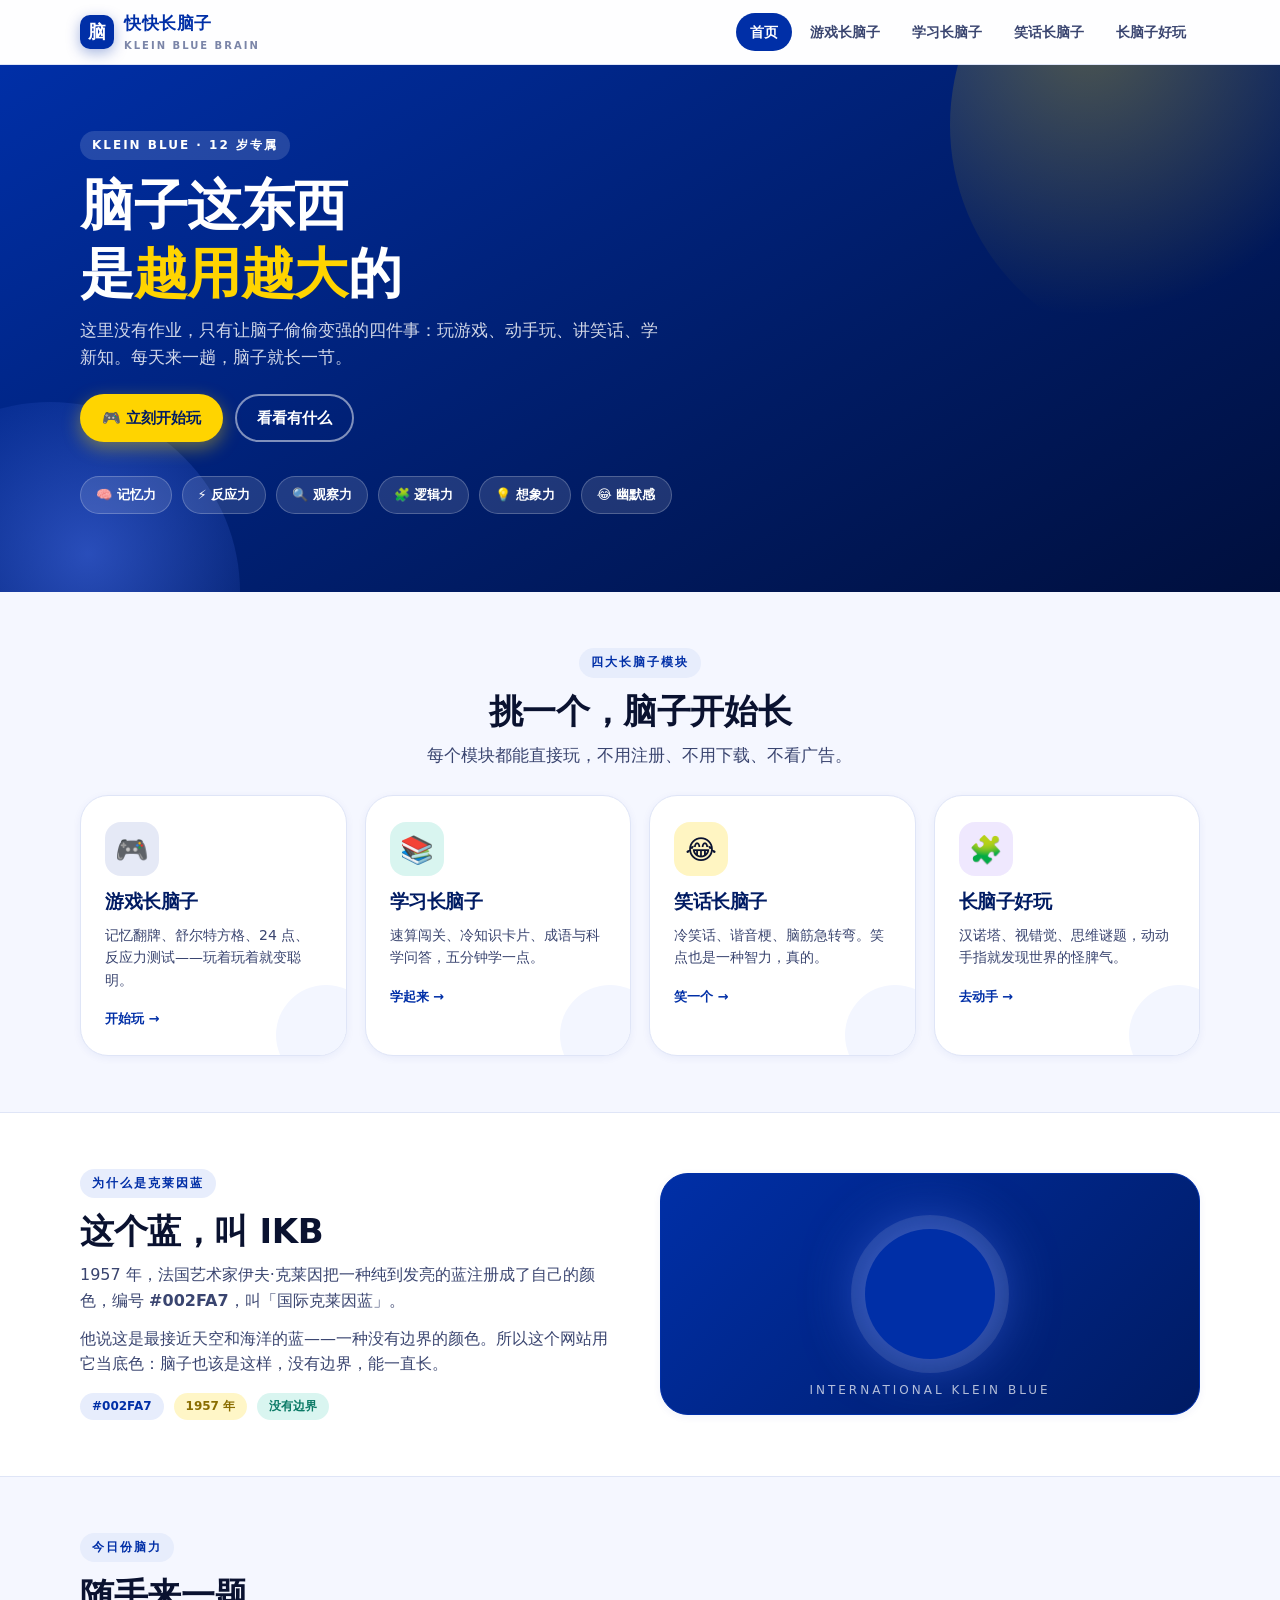
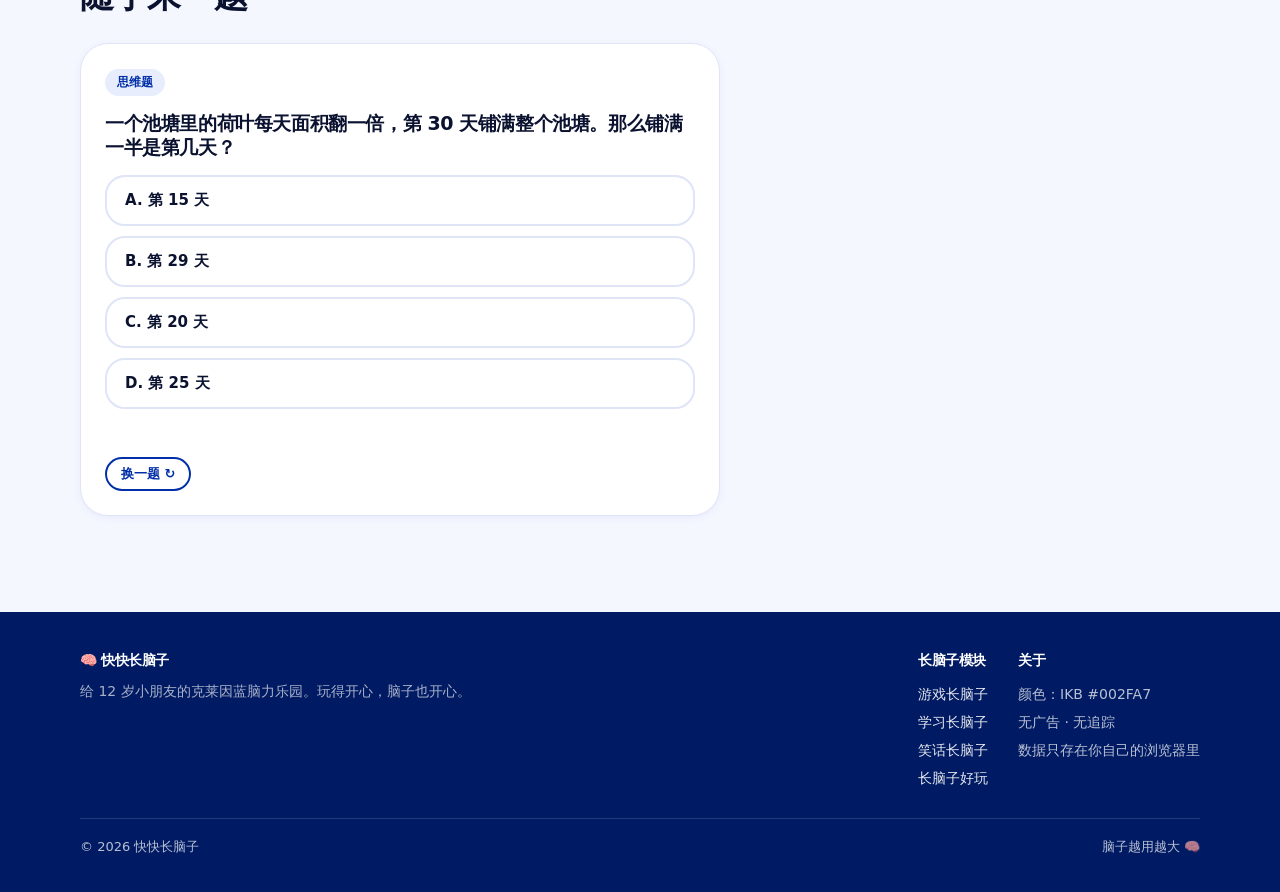
<file: index.html>
<!DOCTYPE html>
<html lang="zh-CN">
<head>
<meta charset="UTF-8">
<meta name="viewport" content="width=device-width, initial-scale=1">
<title>快快长脑子 · 让脑子每天多长一点</title>
<meta name="description" content="快快长脑子：给 12 岁小朋友的克莱因蓝脑力乐园。游戏长脑子、长脑子好玩、笑话长脑子、学习长脑子，四个模块每天陪你练。">
<meta name="theme-color" content="#002FA7">
<link rel="icon" href="data:image/svg+xml,<svg xmlns='http://www.w3.org/2000/svg' viewBox='0 0 100 100'><rect width='100' height='100' rx='24' fill='%23002FA7'/><text x='50' y='70' font-size='58' text-anchor='middle' fill='%23fff' font-family='sans-serif' font-weight='bold'>脑</text></svg>">
<link rel="stylesheet" href="assets/css/style.css">
</head>
<body>

<nav class="nav">
  <div class="wrap nav-in">
    <a class="logo" href="index.html">
      <span class="logo-mark">脑</span>
      <span class="logo-text">快快长脑子<small>KLEIN BLUE BRAIN</small></span>
    </a>
    <button class="nav-toggle" aria-label="菜单">☰</button>
    <div class="nav-links">
      <a href="index.html">首页</a>
      <a href="games.html">游戏长脑子</a>
      <a href="learn.html">学习长脑子</a>
      <a href="jokes.html">笑话长脑子</a>
      <a href="play.html">长脑子好玩</a>
    </div>
  </div>
</nav>

<header class="hero">
  <div class="wrap">
    <span class="eyebrow" style="background:rgba(255,255,255,.14);color:#fff">KLEIN BLUE · 12 岁专属</span>
    <h1>脑子这东西<br>是<em>越用越大</em>的</h1>
    <p>这里没有作业，只有让脑子偷偷变强的四件事：玩游戏、动手玩、讲笑话、学新知。每天来一趟，脑子就长一节。</p>
    <div class="hero-cta">
      <a class="btn sun" href="games.html">🎮 立刻开始玩</a>
      <a class="btn ghost" href="#modules" style="background:transparent;color:#fff;box-shadow:inset 0 0 0 2px rgba(255,255,255,.5)">看看有什么</a>
    </div>
    <div class="brain-bar">
      <span class="brain-chip">🧠 记忆力</span>
      <span class="brain-chip">⚡ 反应力</span>
      <span class="brain-chip">🔍 观察力</span>
      <span class="brain-chip">🧩 逻辑力</span>
      <span class="brain-chip">💡 想象力</span>
      <span class="brain-chip">😂 幽默感</span>
    </div>
  </div>
</header>

<section class="section" id="modules">
  <div class="wrap">
    <div class="section-head center">
      <span class="eyebrow">四大长脑子模块</span>
      <h2>挑一个，脑子开始长</h2>
      <p class="lead" style="margin-inline:auto">每个模块都能直接玩，不用注册、不用下载、不看广告。</p>
    </div>

    <div class="grid g4">
      <a class="mod" href="games.html">
        <div class="mod-icon" style="background:rgba(0,47,167,.10)">🎮</div>
        <h3>游戏长脑子</h3>
        <p>记忆翻牌、舒尔特方格、24 点、反应力测试——玩着玩着就变聪明。</p>
        <span class="mod-go">开始玩 →</span>
      </a>
      <a class="mod" href="learn.html">
        <div class="mod-icon" style="background:rgba(23,195,162,.16)">📚</div>
        <h3>学习长脑子</h3>
        <p>速算闯关、冷知识卡片、成语与科学问答，五分钟学一点。</p>
        <span class="mod-go">学起来 →</span>
      </a>
      <a class="mod" href="jokes.html">
        <div class="mod-icon" style="background:rgba(255,212,0,.24)">😂</div>
        <h3>笑话长脑子</h3>
        <p>冷笑话、谐音梗、脑筋急转弯。笑点也是一种智力，真的。</p>
        <span class="mod-go">笑一个 →</span>
      </a>
      <a class="mod" href="play.html">
        <div class="mod-icon" style="background:rgba(139,92,246,.14)">🧩</div>
        <h3>长脑子好玩</h3>
        <p>汉诺塔、视错觉、思维谜题，动动手指就发现世界的怪脾气。</p>
        <span class="mod-go">去动手 →</span>
      </a>
    </div>
  </div>
</section>

<section class="section" style="background:#fff;border-block:1px solid var(--line)">
  <div class="wrap">
    <div class="grid g2" style="align-items:center;gap:40px">
      <div>
        <span class="eyebrow">为什么是克莱因蓝</span>
        <h2>这个蓝，叫 IKB</h2>
        <p>1957 年，法国艺术家伊夫·克莱因把一种纯到发亮的蓝注册成了自己的颜色，编号 <b>#002FA7</b>，叫「国际克莱因蓝」。</p>
        <p>他说这是最接近天空和海洋的蓝——一种没有边界的颜色。所以这个网站用它当底色：脑子也该是这样，没有边界，能一直长。</p>
        <div class="row" style="justify-content:flex-start;margin-top:16px">
          <span class="pill blue">#002FA7</span>
          <span class="pill sun">1957 年</span>
          <span class="pill mint">没有边界</span>
        </div>
      </div>
      <div class="card" style="background:var(--klein);border-color:var(--klein);padding:0;overflow:hidden">
        <div style="height:240px;background:linear-gradient(135deg,#002FA7,#001B63);display:grid;place-items:center;position:relative">
          <div style="width:130px;height:130px;border-radius:50%;background:#002FA7;box-shadow:0 0 0 14px rgba(255,255,255,.10),0 0 60px rgba(75,114,240,.7)"></div>
          <div style="position:absolute;bottom:14px;left:0;right:0;text-align:center;color:rgba(255,255,255,.7);font-size:12px;letter-spacing:3px">INTERNATIONAL KLEIN BLUE</div>
        </div>
      </div>
    </div>
  </div>
</section>

<section class="section">
  <div class="wrap">
    <div class="section-head">
      <span class="eyebrow">今日份脑力</span>
      <h2>随手来一题</h2>
    </div>
    <div class="card" id="dailyBox" style="max-width:640px">
      <span class="pill blue" id="dailyTag">思维题</span>
      <h3 class="mt16" id="dailyQ">加载中…</h3>
      <div class="opts" id="dailyOpts"></div>
      <div class="feedback" id="dailyFb"></div>
      <button class="btn ghost sm mt8" id="dailyNext">换一题 ↻</button>
    </div>
  </div>
</section>

<footer class="foot">
  <div class="wrap">
    <div class="foot-grid">
      <div style="flex:1 1 240px">
        <h4>🧠 快快长脑子</h4>
        <p style="color:rgba(255,255,255,.66);font-size:14px;margin:0">给 12 岁小朋友的克莱因蓝脑力乐园。玩得开心，脑子也开心。</p>
      </div>
      <div>
        <h4>长脑子模块</h4>
        <ul>
          <li><a href="games.html">游戏长脑子</a></li>
          <li><a href="learn.html">学习长脑子</a></li>
          <li><a href="jokes.html">笑话长脑子</a></li>
          <li><a href="play.html">长脑子好玩</a></li>
    </ul>
      </div>
      <div>
        <h4>关于</h4>
        <ul>
          <li>颜色：IKB #002FA7</li>
          <li>无广告 · 无追踪</li>
          <li>数据只存在你自己的浏览器里</li>
        </ul>
      </div>
    </div>
    <div class="foot-bottom">
      <span>© 2026 快快长脑子</span>
      <span>脑子越用越大 🧠</span>
    </div>
  </div>
</footer>

<script src="assets/js/main.js"></script>
<script>
/* 首页每日一题 */
(function () {
  var QS = [
    { t: '思维题', q: '一个池塘里的荷叶每天面积翻一倍，第 30 天铺满整个池塘。那么铺满一半是第几天？', o: ['第 15 天', '第 29 天', '第 20 天', '第 25 天'], a: 1, why: '倒着想：第 30 天满，前一天就是一半，所以是第 29 天。翻倍增长的直觉常常骗人。' },
    { t: '观察题', q: '数一数：1, 11, 21, 1211, 111221, 下一个数是什么？', o: ['312211', '122112', '111222', '211213'], a: 0, why: '这是「外观数列」：读出上一行。111221 读作「三个1、两个2、一个1」→ 312211。' },
    { t: '逻辑题', q: '所有的猫都怕水，小黑怕水。那么小黑一定是猫吗？', o: ['一定是', '不一定', '一定不是', '无法判断猫怕不怕水'], a: 1, why: '猫都怕水，不代表怕水的都是猫。狗、老虎也可能怕水。这叫「逆命题不成立」。' },
    { t: '数学题', q: '一本书每页都要编页码，从 1 编到 100，一共要写多少个数字？', o: ['100 个', '192 个', '189 个', '200 个'], a: 1, why: '1-9 有 9 个数字，10-99 有 90×2=180 个，100 有 3 个，合计 9+180+3=192 个。' },
    { t: '脑筋急转弯', q: '什么东西越洗越脏？', o: ['袜子', '水', '毛巾', '手'], a: 1, why: '洗东西的水，越洗越脏。答案要跳出「被洗的物品」这个框。' },
    { t: '科学题', q: '为什么天空是蓝色的？', o: ['因为海是蓝的反射上去', '空气把蓝光散射得最厉害', '太阳光本身是蓝的', '因为大气层是蓝色玻璃'], a: 1, why: '瑞利散射：波长短的蓝光被空气分子散射得更强，所以我们抬头看到满天蓝光。' },
    { t: '思维题', q: '一根绳子烧完正好 1 小时（但粗细不均匀）。用两根这样的绳子，怎么量出 45 分钟？', o: ['对折烧一半', '第一根两头一起烧+第二根烧一头，第一根烧完再点第二根另一头', '烧完一根再数 15 分钟', '做不到'], a: 1, why: '第一根两头烧 30 分钟烧完，此时第二根已烧 30 分钟，再点它另一头，剩下部分 15 分钟烧完，共 45 分钟。' },
    { t: '数学题', q: '3 只猫 3 分钟抓 3 只老鼠，100 只猫抓 100 只老鼠要几分钟？', o: ['100 分钟', '3 分钟', '33 分钟', '1 分钟'], a: 1, why: '1 只猫 3 分钟抓 1 只，所以 100 只猫同时抓，还是 3 分钟。别被数字带跑。' }
  ];

  var box = document.getElementById('dailyOpts');
  var qEl = document.getElementById('dailyQ');
  var tEl = document.getElementById('dailyTag');
  var fb = document.getElementById('dailyFb');
  var idx = -1;

  function render() {
    var n;
    do { n = randInt(0, QS.length - 1); } while (n === idx && QS.length > 1);
    idx = n;
    var it = QS[idx];
    tEl.textContent = it.t;
    qEl.textContent = it.q;
    fb.textContent = ''; fb.className = 'feedback';
    box.innerHTML = '';
    it.o.forEach(function (text, i) {
      var b = document.createElement('button');
      b.className = 'opt';
      b.textContent = String.fromCharCode(65 + i) + '. ' + text;
      b.onclick = function () {
        box.querySelectorAll('.opt').forEach(function (x, j) {
          x.disabled = true;
          if (j === it.a) x.classList.add('right');
          else if (j === i) x.classList.add('wrong');
        });
        fb.className = 'feedback ' + (i === it.a ? 'ok' : 'no');
        fb.textContent = (i === it.a ? '✅ 答对了！' : '❌ 再想想 · ') + it.why;
      };
      box.appendChild(b);
    });
  }

  document.getElementById('dailyNext').onclick = render;
  render();
})();
</script>
</body>
</html>
</file>
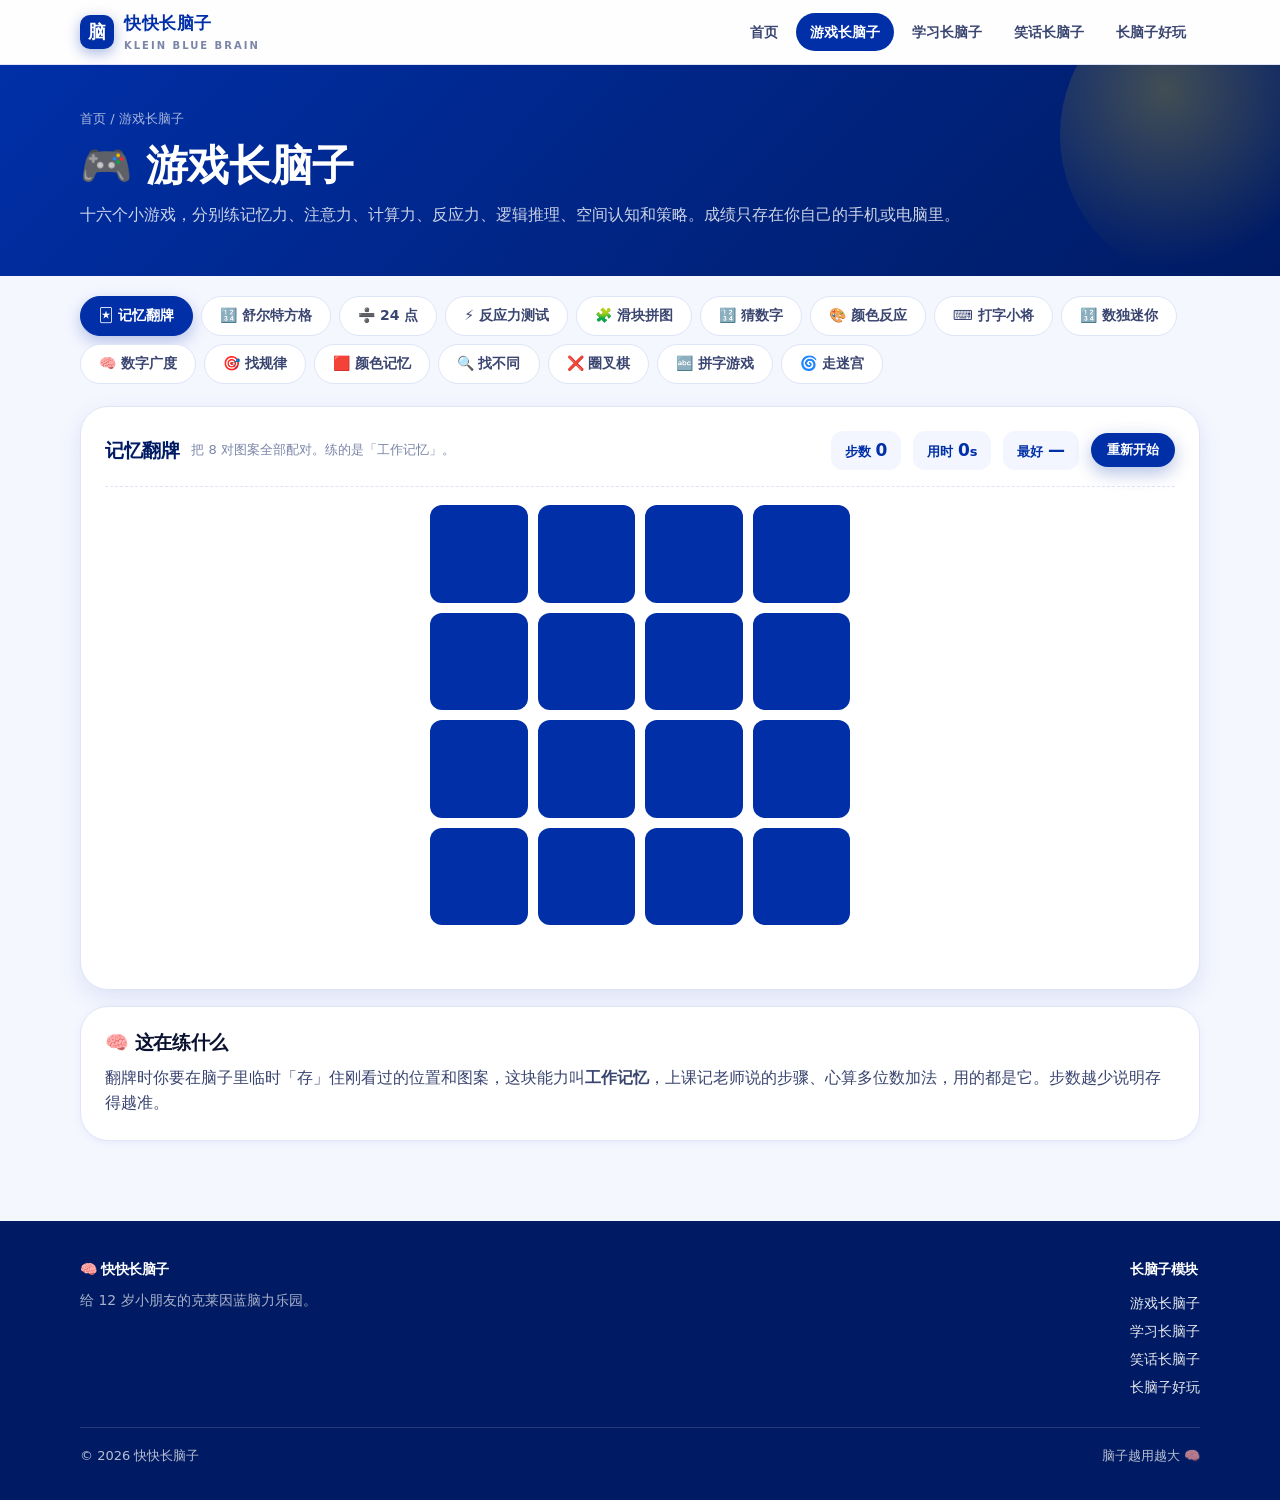
<file: games.html>
<!DOCTYPE html>
<html lang="zh-CN">
<head>
<meta charset="UTF-8">
<meta name="viewport" content="width=device-width, initial-scale=1">
<title>游戏长脑子 · 快快长脑子</title>
<meta name="description" content="记忆翻牌、舒尔特方格、24 点速算、反应力测试——四个能直接玩的脑力小游戏。">
<meta name="theme-color" content="#002FA7">
<link rel="icon" href="data:image/svg+xml,<svg xmlns='http://www.w3.org/2000/svg' viewBox='0 0 100 100'><rect width='100' height='100' rx='24' fill='%23002FA7'/><text x='50' y='70' font-size='58' text-anchor='middle' fill='%23fff' font-family='sans-serif' font-weight='bold'>脑</text></svg>">
<link rel="stylesheet" href="assets/css/style.css">
</head>
<body>

<nav class="nav">
  <div class="wrap nav-in">
    <a class="logo" href="index.html">
      <span class="logo-mark">脑</span>
      <span class="logo-text">快快长脑子<small>KLEIN BLUE BRAIN</small></span>
    </a>
    <button class="nav-toggle" aria-label="菜单">☰</button>
    <div class="nav-links">
      <a href="index.html">首页</a>
      <a href="games.html">游戏长脑子</a>
      <a href="learn.html">学习长脑子</a>
      <a href="jokes.html">笑话长脑子</a>
      <a href="play.html">长脑子好玩</a>
    </div>
  </div>
</nav>

<header class="phead">
  <div class="wrap">
    <div class="crumb"><a href="index.html">首页</a> / 游戏长脑子</div>
    <h1>🎮 游戏长脑子</h1>
    <p>十六个小游戏，分别练记忆力、注意力、计算力、反应力、逻辑推理、空间认知和策略。成绩只存在你自己的手机或电脑里。</p>
  </div>
</header>

<div class="wrap" data-tabs>
  <div class="tabs">
    <button class="tab on" data-target="g-memo">🃏 记忆翻牌</button>
    <button class="tab" data-target="g-schulte">🔢 舒尔特方格</button>
    <button class="tab" data-target="g-24">➗ 24 点</button>
    <button class="tab" data-target="g-react">⚡ 反应力测试</button>
    <button class="tab" data-target="g-slide">🧩 滑块拼图</button>
    <button class="tab" data-target="g-guess">🔢 猜数字</button>
    <button class="tab" data-target="g-stroop">🎨 颜色反应</button>
    <button class="tab" data-target="g-type">⌨️ 打字小将</button>
    <button class="tab" data-target="g-sudoku">🔢 数独迷你</button>
    <button class="tab" data-target="g-span">🧠 数字广度</button>
    <button class="tab" data-target="g-seq">🎯 找规律</button>
    <button class="tab" data-target="g-simon">🟥 颜色记忆</button>
    <button class="tab" data-target="g-diff">🔍 找不同</button>
    <button class="tab" data-target="g-ttt">❌ 圈叉棋</button>
    <button class="tab" data-target="g-word">🔤 拼字游戏</button>
    <button class="tab" data-target="g-maze">🌀 走迷宫</button>
  </div>

  <!-- 记忆翻牌 -->
  <section class="panel on" id="g-memo">
    <div class="game-box">
      <div class="game-top">
        <h3>记忆翻牌</h3>
        <span class="hint">把 8 对图案全部配对。练的是「工作记忆」。</span>
        <span class="spacer"></span>
        <span class="stat">步数 <b id="memoSteps">0</b></span>
        <span class="stat">用时 <b id="memoTime">0</b>s</span>
        <span class="stat">最好 <b id="memoBest">—</b></span>
        <button class="btn sm" id="memoNew">重新开始</button>
      </div>
      <div class="memo-grid" id="memoGrid"></div>
      <div class="feedback center" id="memoFb"></div>
    </div>
    <div class="card mt16">
      <h3>🧠 这在练什么</h3>
      <p style="margin:0">翻牌时你要在脑子里临时「存」住刚看过的位置和图案，这块能力叫<b>工作记忆</b>，上课记老师说的步骤、心算多位数加法，用的都是它。步数越少说明存得越准。</p>
    </div>
  </section>

  <!-- 舒尔特方格 -->
  <section class="panel" id="g-schulte">
    <div class="game-box">
      <div class="game-top">
        <h3>舒尔特方格</h3>
        <span class="hint">从 1 按顺序点到最后一个数字，越快越好。</span>
        <span class="spacer"></span>
        <span class="stat">下一个 <b id="scNext">1</b></span>
        <span class="stat">用时 <b id="scTime">0.0</b>s</span>
        <span class="stat">最好 <b id="scBest">—</b></span>
        <select id="scSize" class="btn ghost sm" style="padding:8px 14px">
          <option value="3">3 × 3 简单</option>
          <option value="4" selected>4 × 4 普通</option>
          <option value="5">5 × 5 困难</option>
          <option value="6">6 × 6 地狱</option>
        </select>
        <button class="btn sm" id="scNew">重新开始</button>
      </div>
      <div class="schulte" id="scGrid"></div>
      <div class="feedback center" id="scFb"></div>
    </div>
    <div class="card mt16">
      <h3>🧠 这在练什么</h3>
      <p style="margin:0">这是飞行员和宇航员用来测<b>注意力广度</b>的经典训练。诀窍是眼睛盯住方格中心不动，用「余光」去找数字——练久了看书一眼能扫到的字会变多。</p>
    </div>
  </section>

  <!-- 24点 -->
  <section class="panel" id="g-24">
    <div class="game-box">
      <div class="game-top">
        <h3>24 点</h3>
        <span class="hint">用四个数字各一次，加减乘除算出 24。</span>
        <span class="spacer"></span>
        <span class="stat">已解 <b id="p24Score">0</b></span>
        <span class="stat">连对 <b id="p24Streak">0</b></span>
        <button class="btn sm" id="p24New">换一组</button>
      </div>
      <div class="num-row" id="p24Nums"></div>
      <div class="center">
        <input class="answer-input" id="p24Input" placeholder="例如：(3+3)*(8-4)  然后回车" autocomplete="off">
        <div class="row mt16">
          <button class="btn sm" id="p24Check">检查答案</button>
          <button class="btn ghost sm" id="p24Show">看看怎么算</button>
        </div>
        <div class="feedback" id="p24Fb"></div>
      </div>
    </div>
    <div class="card mt16">
      <h3>🧠 这在练什么</h3>
      <p style="margin:0">24 点逼你在脑子里同时试好几条路——这叫<b>心算 + 搜索能力</b>。小技巧：先想能不能凑出 <code>4×6</code>、<code>3×8</code>、<code>12×2</code>、<code>24+0</code>，命中率一下子就高了。</p>
    </div>
  </section>

  <!-- 反应力 -->
  <section class="panel" id="g-react">
    <div class="game-box">
      <div class="game-top">
        <h3>反应力测试</h3>
        <span class="hint">变绿的瞬间点一下，测你的神经有多快。</span>
        <span class="spacer"></span>
        <span class="stat">本次 <b id="rtNow">—</b></span>
        <span class="stat">最快 <b id="rtBest">—</b></span>
        <span class="stat">平均 <b id="rtAvg">—</b></span>
      </div>
      <div class="react-pad" id="rtPad">点这里开始</div>
      <div class="feedback center" id="rtFb"></div>
    </div>
    <div class="card mt16">
      <h3>🧠 这在练什么</h3>
      <p style="margin:0">从眼睛看到绿色，到手指按下去，信号要跑完「视网膜 → 大脑 → 脊髓 → 手指」一整圈。人类平均约 <b>250 毫秒</b>，运动员能到 <b>180 毫秒</b>。低于 100ms 基本是抢跑，不算数。</p>
    </div>
  </section>

  <!-- 滑块拼图 -->
  <section class="panel" id="g-slide">
    <div class="game-box">
      <div class="game-top">
        <h3>滑块拼图</h3>
        <span class="hint">把数字按 1 → 8 排好，空格归位。练空间逻辑。</span>
        <span class="spacer"></span>
        <span class="stat">步数 <b id="slSteps">0</b></span>
        <span class="stat">用时 <b id="slTime">0</b>s</span>
        <span class="stat">最好 <b id="slBest">—</b></span>
        <button class="btn sm" id="slNew">重新开始</button>
      </div>
      <div class="slide-grid" id="slGrid"></div>
      <div class="feedback center" id="slFb"></div>
    </div>
    <div class="card mt16">
      <h3>🧠 这在练什么</h3>
      <p style="margin:0">这是经典「15 数码」问题的迷你版。每一步你都得在脑子里预演「挪这块会不会堵路」，这叫<b>计划与空间推理</b>，解几何题、拼乐高、走迷宫都靠它。</p>
    </div>
  </section>

  <!-- 猜数字 -->
  <section class="panel" id="g-guess">
    <div class="game-box">
      <div class="game-top">
        <h3>猜数字</h3>
        <span class="hint">我心里想了 1–100 里的一个数，用二分法最快 7 次就能中。</span>
        <span class="spacer"></span>
        <span class="stat">次数 <b id="gsTries">0</b></span>
        <span class="stat">范围 <b id="gsRange">1-100</b></span>
        <span class="stat">最少 <b id="gsBest">—</b></span>
        <button class="btn sm" id="gsNew">重新开始</button>
      </div>
      <div class="center">
        <input class="answer-input" id="gsInput" type="number" placeholder="输入你猜的数，回车提交" autocomplete="off">
        <div class="row mt16">
          <button class="btn sm" id="gsGo">猜！</button>
        </div>
        <div class="feedback" id="gsFb"></div>
      </div>
    </div>
    <div class="card mt16">
      <h3>🧠 这在练什么</h3>
      <p style="margin:0">它偷偷在练<b>二分查找</b>——每次都猜中间值，把范围砍掉一半。计算机在海量数据里找东西也用这招，7 次就能从 100 个数里锁定 1 个。</p>
    </div>
  </section>

  <!-- 颜色反应 -->
  <section class="panel" id="g-stroop">
    <div class="game-box">
      <div class="game-top">
        <h3>颜色反应</h3>
        <span class="hint">点下面和「字本身的颜色」一致的按钮，别被字义骗了！</span>
        <span class="spacer"></span>
        <span class="stat">第 <b id="stNo">1</b>/12 题</span>
        <span class="stat">对 <b id="stRight">0</b></span>
        <span class="stat">最好 <b id="stBest">—</b></span>
        <span class="stat">用时 <b id="stTime">0.0</b>s</span>
        <button class="btn sm" id="stNew">重新开始</button>
      </div>
      <div class="stroop-word" id="stWord">红</div>
      <div class="stroop-btns" id="stBtns"></div>
      <div class="feedback center" id="stFb"></div>
    </div>
    <div class="card mt16">
      <h3>🧠 这在练什么</h3>
      <p style="margin:0">这叫<b>斯特鲁普效应</b>：大脑读字义比辨颜色快，所以「红」字用蓝字写出来时你会本能想点蓝。压制这个本能就是练<b>专注力与自控</b>——很多飞行员、空管都拿它做训练。</p>
    </div>
  </section>

  <!-- 打字小将 -->
  <section class="panel" id="g-type">
    <div class="game-box">
      <div class="game-top">
        <h3>打字小将</h3>
        <span class="hint">照着下面的大字，准确地打出来再回车，越快越准越好。</span>
        <span class="spacer"></span>
        <span class="stat">第 <b id="tyNo">0</b>/10 词</span>
        <span class="stat">用时 <b id="tyTime">0.0</b>s</span>
        <span class="stat">最快 <b id="tyBest">—</b> WPM</span>
        <button class="btn sm" id="tyNew">重新开始</button>
      </div>
      <div class="type-target" id="tyTarget">点「重新开始」开始</div>
      <div class="center">
        <input class="answer-input" id="tyInput" placeholder="在这里打字，回车提交" autocomplete="off">
        <div class="feedback" id="tyFb"></div>
      </div>
    </div>
    <div class="card mt16">
      <h3>🧠 这在练什么</h3>
      <p style="margin:0">打字把「看到的字 → 手指动作」连成一条自动化的神经通路。练熟后写作文、查资料手速都更快，是把想法「搬」出大脑的基本功。</p>
    </div>
  </section>

  <!-- 数独迷你 -->
  <section class="panel" id="g-sudoku">
    <div class="game-box">
      <div class="game-top">
        <h3>数独迷你</h3>
        <span class="hint">4×4 数独：每行、每列、每个田字格都要有 1–4。</span>
        <span class="spacer"></span>
        <span class="stat">用时 <b id="suTime">0</b>s</span>
        <span class="stat">最好 <b id="suBest">—</b></span>
        <button class="btn sm" id="suNew">换一题</button>
      </div>
      <div class="center">
        <div class="sudoku" id="suGrid"></div>
        <div class="num-pad mt16" id="suPad"></div>
        <div class="feedback center" id="suFb"></div>
      </div>
    </div>
    <div class="card mt16">
      <h3>🧠 这在练什么</h3>
      <p style="margin:0">数独逼你同时盯住「行、列、田字格」三种约束，是经典的<b>逻辑推理与工作记忆训练</b>。先找唯一能填的位置，比乱猜快得多。</p>
    </div>
  </section>

  <!-- 数字广度 -->
  <section class="panel" id="g-span">
    <div class="game-box">
      <div class="game-top">
        <h3>数字广度</h3>
        <span class="hint">记住闪现的一串数字，按顺序复述。越长越厉害。</span>
        <span class="spacer"></span>
        <span class="stat">当前长度 <b id="spLen">3</b></span>
        <span class="stat">最高 <b id="spBest">—</b></span>
        <button class="btn sm" id="spNew">开始</button>
      </div>
      <div class="center">
        <div class="span-display" id="spShow">点「开始」</div>
        <div id="spInputWrap" style="display:none">
          <input class="answer-input" id="spInput" placeholder="按顺序输入，如 3 8 1" autocomplete="off">
          <button class="btn sm mt16" id="spSubmit">提交</button>
        </div>
        <div class="feedback center" id="spFb"></div>
      </div>
    </div>
    <div class="card mt16">
      <h3>🧠 这在练什么</h3>
      <p style="margin:0">这叫<b>数字广度测试</b>，心理学家用它衡量工作记忆容量。普通人短时能记 7 个左右，专业棋手、翻译能更长——它是可以练出来的。</p>
    </div>
  </section>

  <!-- 找规律 -->
  <section class="panel" id="g-seq">
    <div class="game-box">
      <div class="game-top">
        <h3>找规律</h3>
        <span class="hint">看前几个数，猜下一个数是什么。</span>
        <span class="spacer"></span>
        <span class="stat">答对 <b id="sqRight">0</b></span>
        <span class="stat">连对 <b id="sqStreak">0</b></span>
        <button class="btn sm" id="sqNew">换一题</button>
      </div>
      <div class="center">
        <div class="seq-row" id="sqRow"></div>
        <div class="row mt16" id="sqOpts"></div>
        <div class="feedback center" id="sqFb"></div>
      </div>
    </div>
    <div class="card mt16">
      <h3>🧠 这在练什么</h3>
      <p style="margin:0">找规律是<b>归纳推理</b>——从有限的例子里猜出隐藏规则。数学公式、编程算法、科学发现，第一步都是「找规律」。</p>
    </div>
  </section>

  <!-- 颜色记忆 -->
  <section class="panel" id="g-simon">
    <div class="game-box">
      <div class="game-top">
        <h3>颜色记忆</h3>
        <span class="hint">看好亮起的顺序，照着点出来。每过一关多一个。</span>
        <span class="spacer"></span>
        <span class="stat">长度 <b id="smLen">0</b></span>
        <span class="stat">最高 <b id="smBest">—</b></span>
        <button class="btn sm" id="smNew">开始</button>
      </div>
      <div class="center">
        <div class="simon" id="smBoard">
          <button class="simon-pad" data-c="0" style="background:#FF5A5F"></button>
          <button class="simon-pad" data-c="1" style="background:#FFD400"></button>
          <button class="simon-pad" data-c="2" style="background:#002FA7"></button>
          <button class="simon-pad" data-c="3" style="background:#17C3A2"></button>
        </div>
        <div class="feedback center" id="smFb">点「开始」</div>
      </div>
    </div>
    <div class="card mt16">
      <h3>🧠 这在练什么</h3>
      <p style="margin:0">这是经典的<b>序列记忆</b>训练。把颜色顺序存进大脑再原样「播放」出来，是工作记忆的硬核锻炼，音乐家、演员天天都在用。</p>
    </div>
  </section>

  <!-- 找不同 -->
  <section class="panel" id="g-diff">
    <div class="game-box">
      <div class="game-top">
        <h3>找不同</h3>
        <span class="hint">右边那幅图里藏了一个不一样的小格子，点出来！</span>
        <span class="spacer"></span>
        <span class="stat">找到 <b id="dfFound">0</b></span>
        <span class="stat">最好 <b id="dfBest">—</b></span>
        <button class="btn sm" id="dfNew">换一张</button>
      </div>
      <div class="center">
        <div class="diff-wrap">
          <div class="diff-grid" id="dfLeft"></div>
          <div class="diff-grid" id="dfRight"></div>
        </div>
        <div class="feedback center" id="dfFb">点右边那幅里不对劲的格子</div>
      </div>
    </div>
    <div class="card mt16">
      <h3>🧠 这在练什么</h3>
      <p style="margin:0">找不同逼你<b>快速比对细节</b>，是视觉注意力与观察力的直接训练。侦察兵、质检员、读图找错题，靠的都是这双眼睛。</p>
    </div>
  </section>

  <!-- 圈叉棋 -->
  <section class="panel" id="g-ttt">
    <div class="game-box">
      <div class="game-top">
        <h3>圈叉棋</h3>
        <span class="hint">你执 ✕，电脑执 ○。连成一条线就赢。</span>
        <span class="spacer"></span>
        <span class="stat">胜 <b id="ttWin">0</b></span>
        <span class="stat">负 <b id="ttLose">0</b></span>
        <button class="btn sm" id="ttNew">重新开始</button>
      </div>
      <div class="center">
        <div class="ttt" id="ttBoard"></div>
        <div class="feedback center" id="ttFb">你先走 ✕</div>
      </div>
    </div>
    <div class="card mt16">
      <h3>🧠 这在练什么</h3>
      <p style="margin:0">圈叉棋是<b>博弈与策略</b>的入门。要赢，得站在对手角度想「他下一步会怎么堵我」——这叫二阶思维，下棋、谈判、做计划都用得上。</p>
    </div>
  </section>

  <!-- 拼字游戏 -->
  <section class="panel" id="g-word">
    <div class="game-box">
      <div class="game-top">
        <h3>拼字游戏</h3>
        <span class="hint">字母被打乱了，把它拼回正确的英文单词。</span>
        <span class="spacer"></span>
        <span class="stat">答对 <b id="wdRight">0</b></span>
        <span class="stat">连对 <b id="wdStreak">0</b></span>
        <button class="btn sm" id="wdNew">换一个</button>
      </div>
      <div class="center">
        <div class="scramble" id="wdScramble"></div>
        <input class="answer-input" id="wdInput" placeholder="拼出正确单词，回车提交" autocomplete="off">
        <div class="feedback center" id="wdFb"></div>
      </div>
    </div>
    <div class="card mt16">
      <h3>🧠 这在练什么</h3>
      <p style="margin:0">拼字要把字母在脑子里重新排列组合，练的是<b>字母知觉与拼写记忆</b>，对记英语单词特别有帮助——很多英语好的孩子都爱玩这个。</p>
    </div>
  </section>

  <!-- 走迷宫 -->
  <section class="panel" id="g-maze">
    <div class="game-box">
      <div class="game-top">
        <h3>走迷宫</h3>
        <span class="hint">用方向键或点相邻格子，从 🚩 走到 🏁。</span>
        <span class="spacer"></span>
        <span class="stat">步数 <b id="mzSteps">0</b></span>
        <span class="stat">最好 <b id="mzBest">—</b></span>
        <button class="btn sm" id="mzNew">换一张</button>
      </div>
      <div class="center">
        <div class="maze" id="mzBoard"></div>
        <div class="feedback center" id="mzFb">走到右下角的 🏁</div>
      </div>
    </div>
    <div class="card mt16">
      <h3>🧠 这在练什么</h3>
      <p style="margin:0">走迷宫要边走边在心里画「地图」，是<b>空间认知与规划</b>训练，也练抗挫折——走错路很正常，退回来再试就是了。</p>
    </div>
  </section>
</div>

<div style="height:40px"></div>

<footer class="foot">
  <div class="wrap">
    <div class="foot-grid">
      <div style="flex:1 1 240px">
        <h4>🧠 快快长脑子</h4>
        <p style="color:rgba(255,255,255,.66);font-size:14px;margin:0">给 12 岁小朋友的克莱因蓝脑力乐园。</p>
      </div>
      <div>
        <h4>长脑子模块</h4>
        <ul>
          <li><a href="games.html">游戏长脑子</a></li>
          <li><a href="learn.html">学习长脑子</a></li>
          <li><a href="jokes.html">笑话长脑子</a></li>
          <li><a href="play.html">长脑子好玩</a></li>
    </ul>
      </div>
    </div>
    <div class="foot-bottom"><span>© 2026 快快长脑子</span><span>脑子越用越大 🧠</span></div>
  </div>
</footer>

<script src="assets/js/main.js"></script>
<script src="assets/js/games.js"></script>
</body>
</html>
</file>
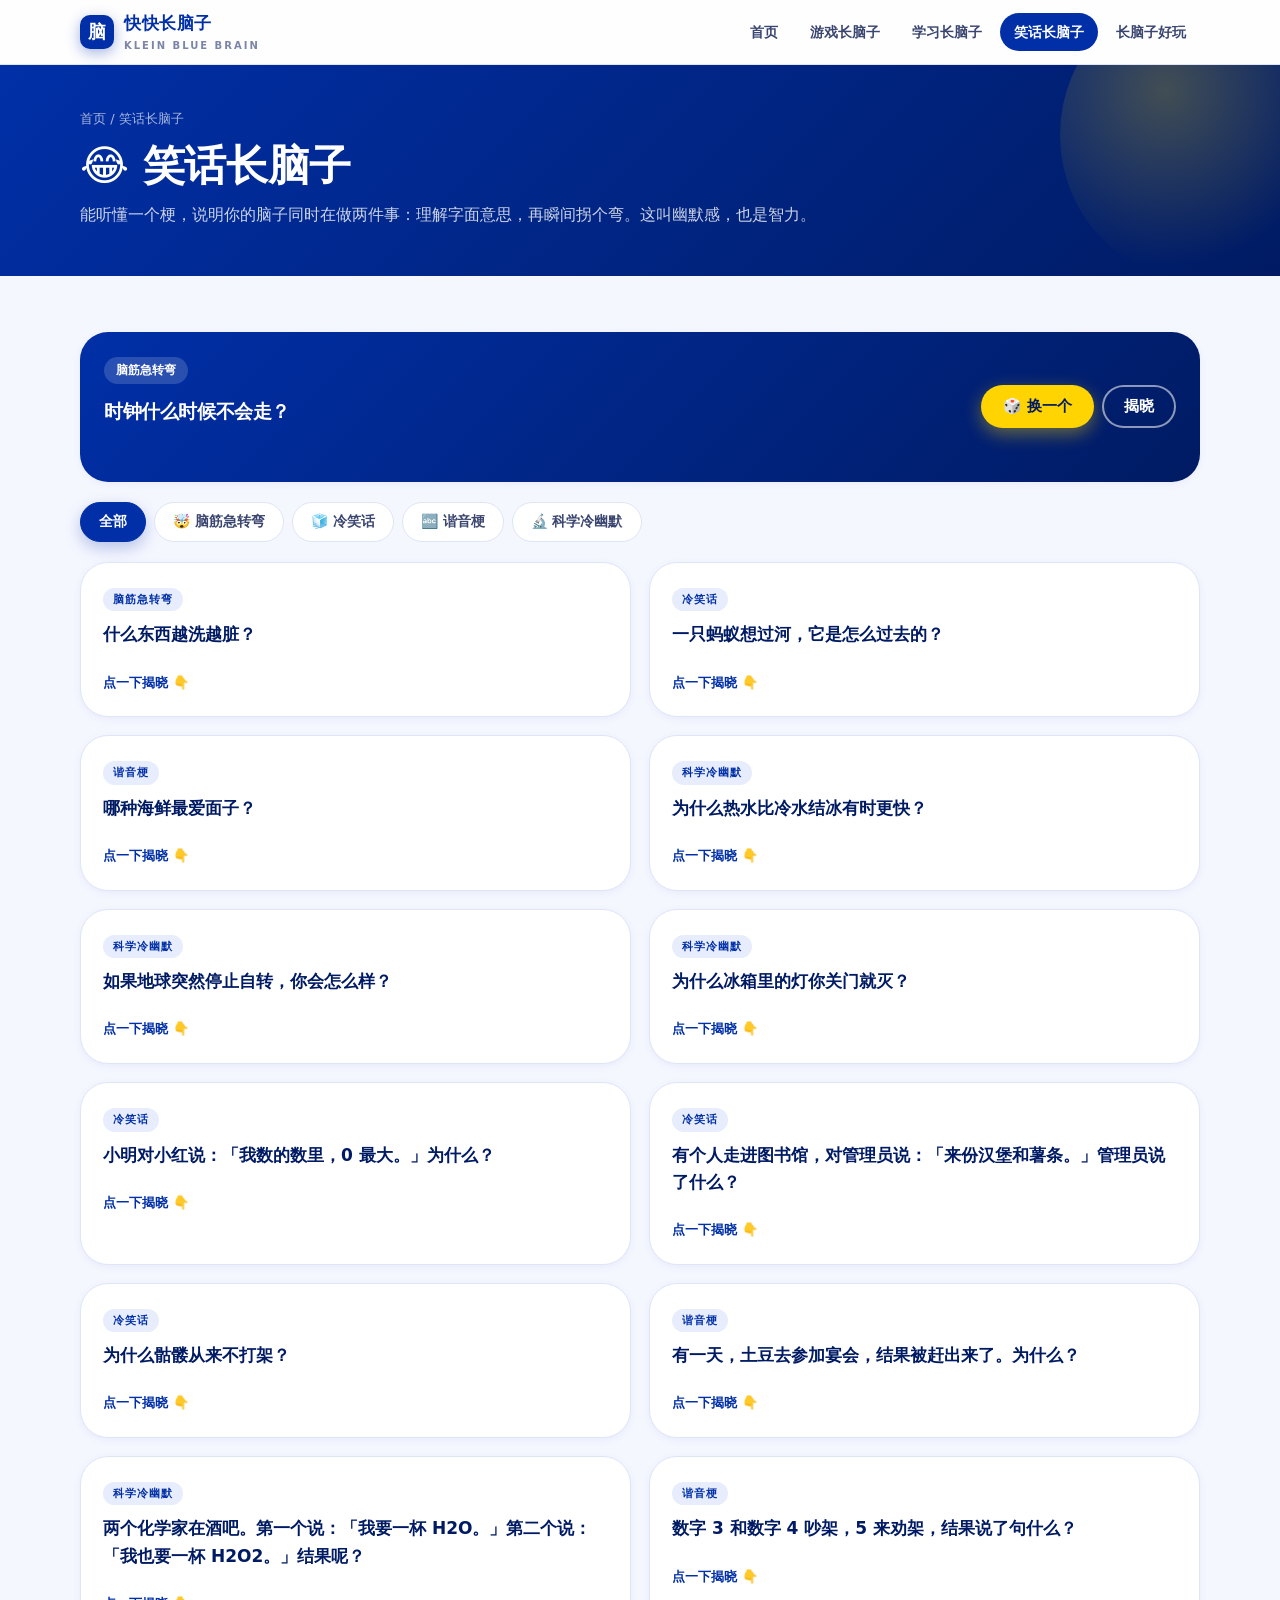
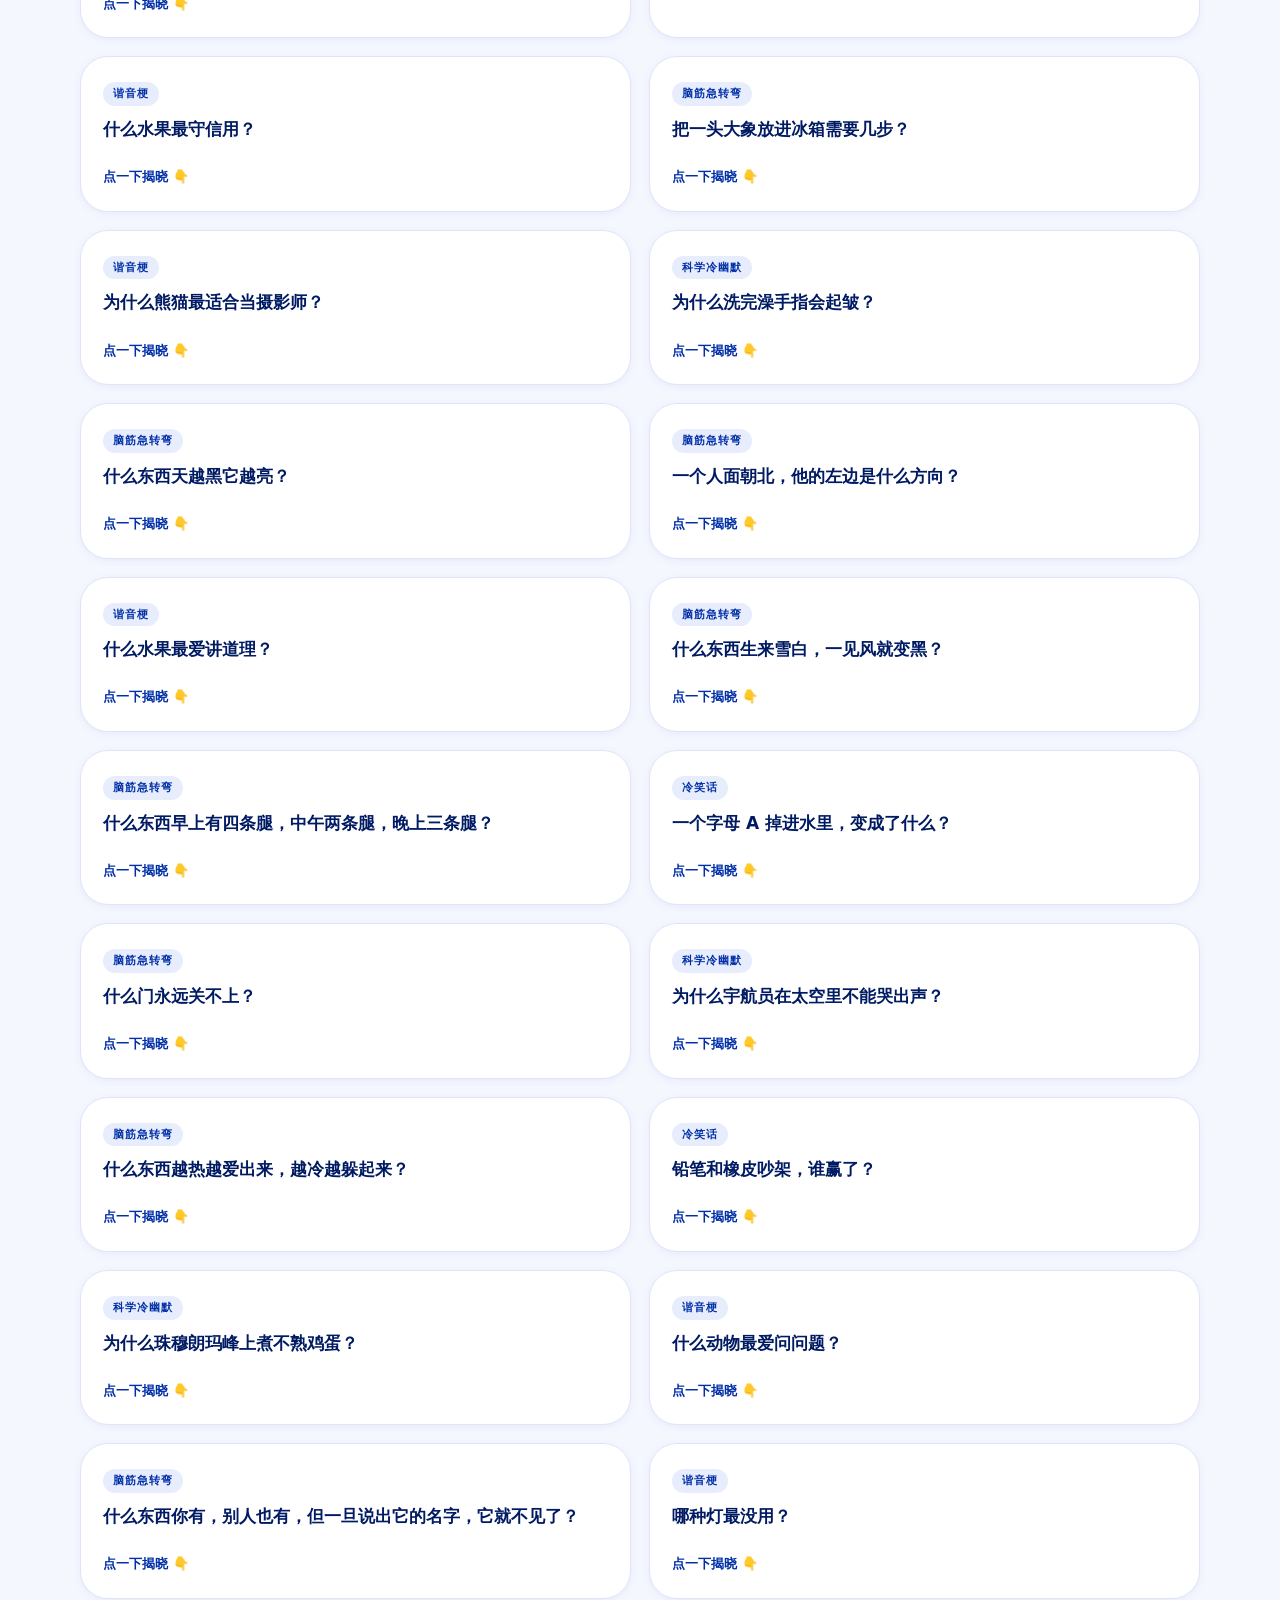
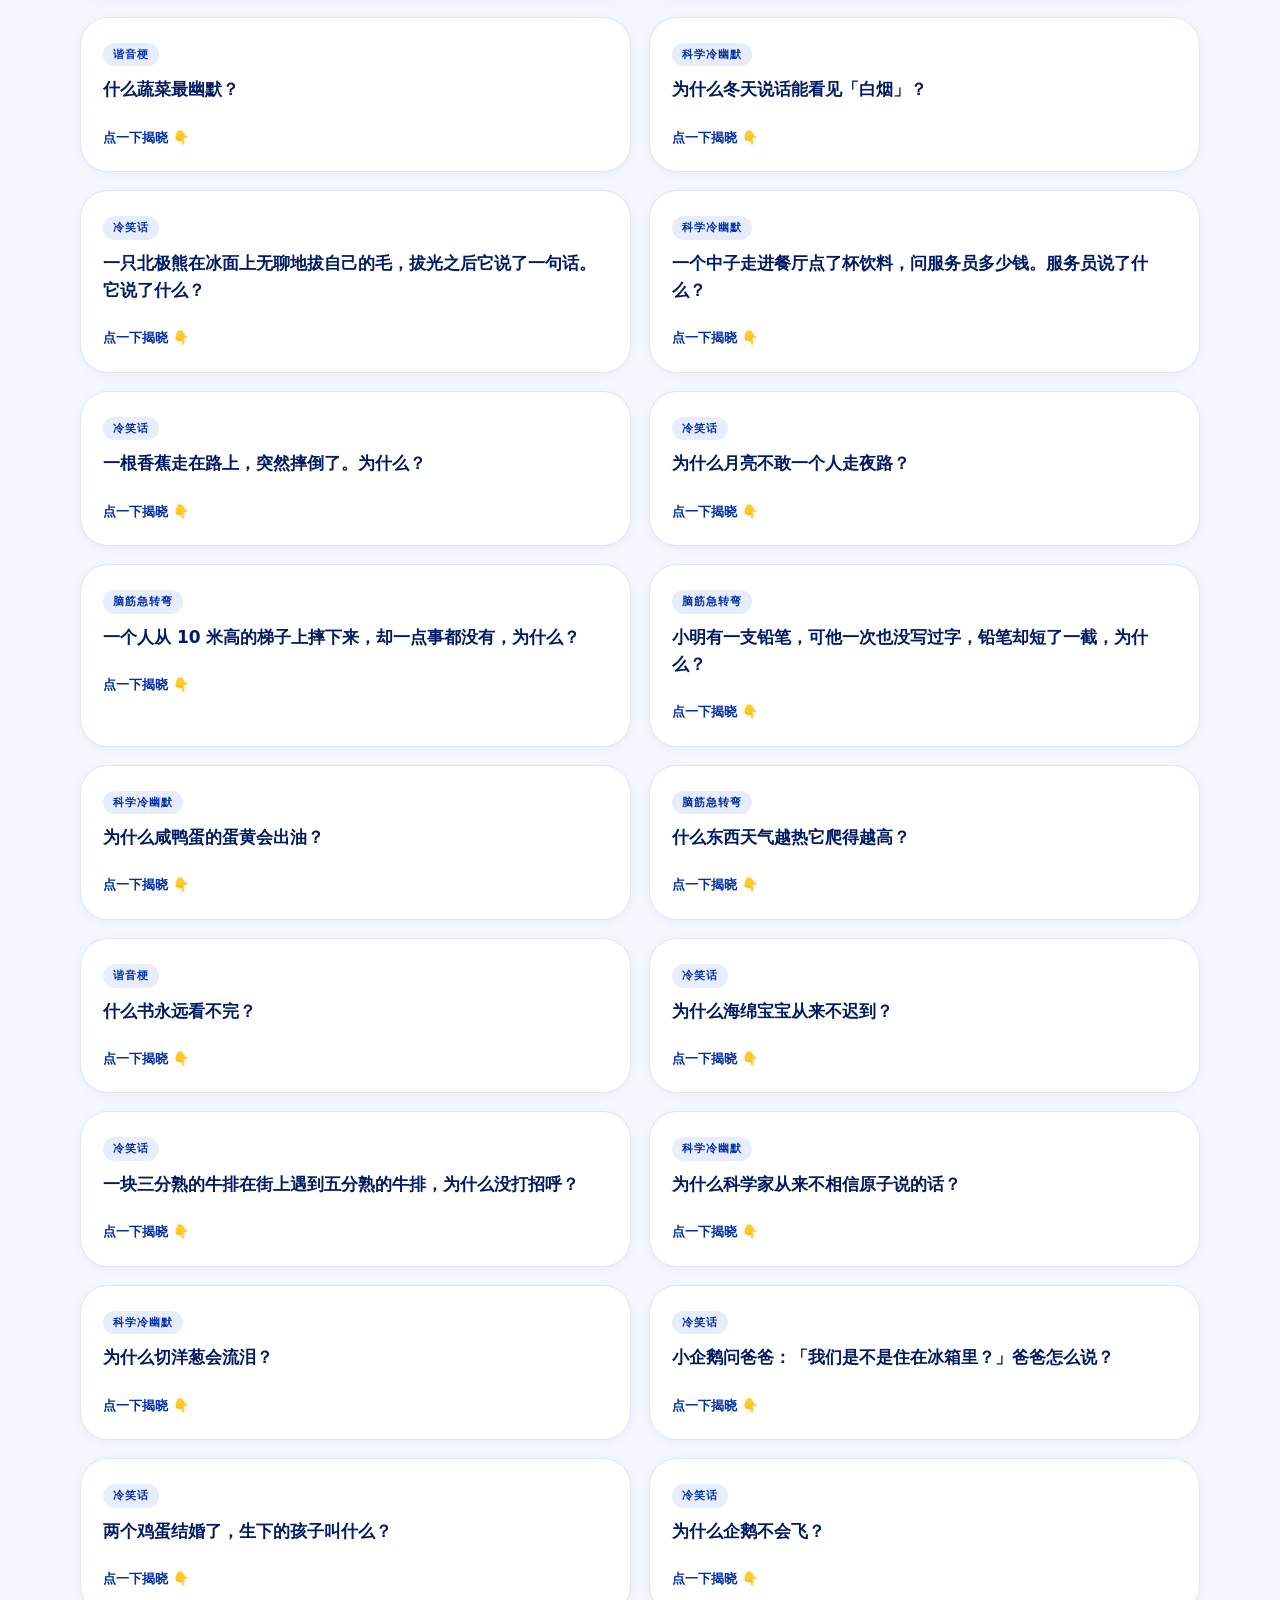
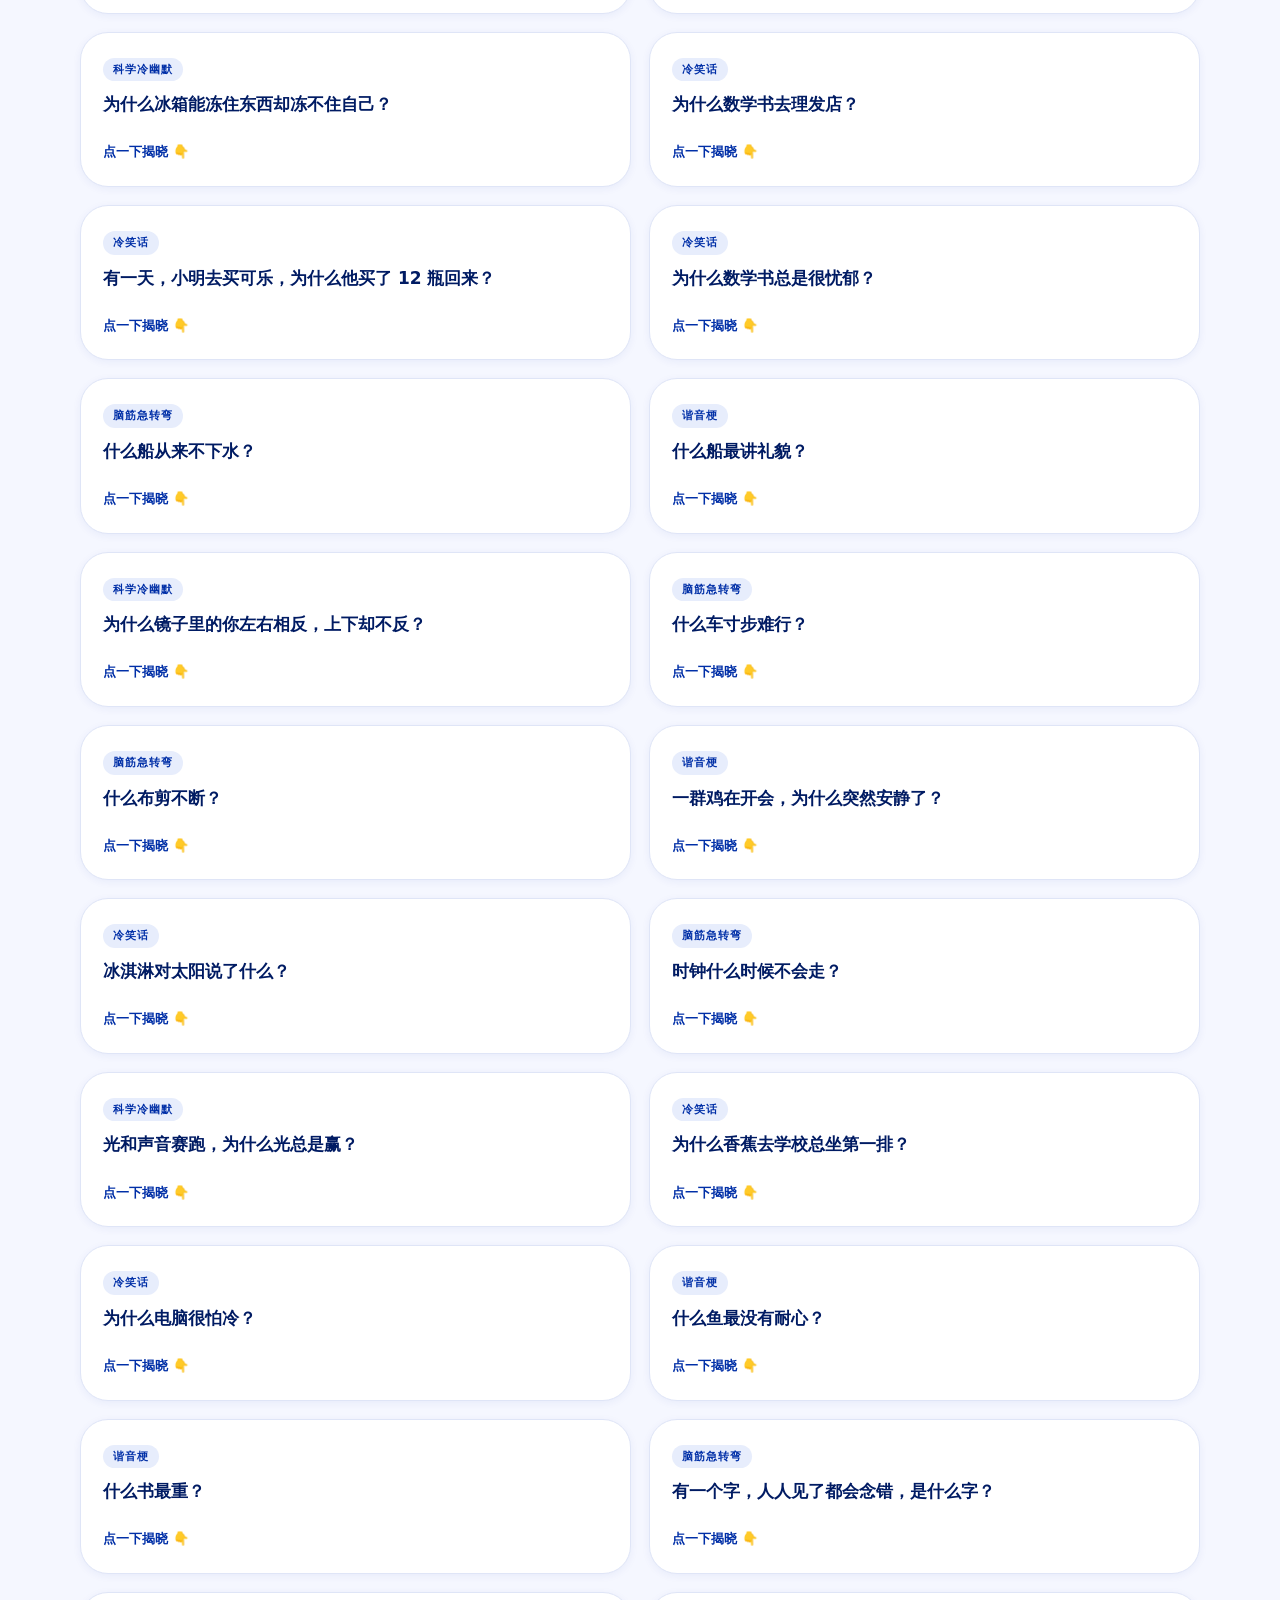
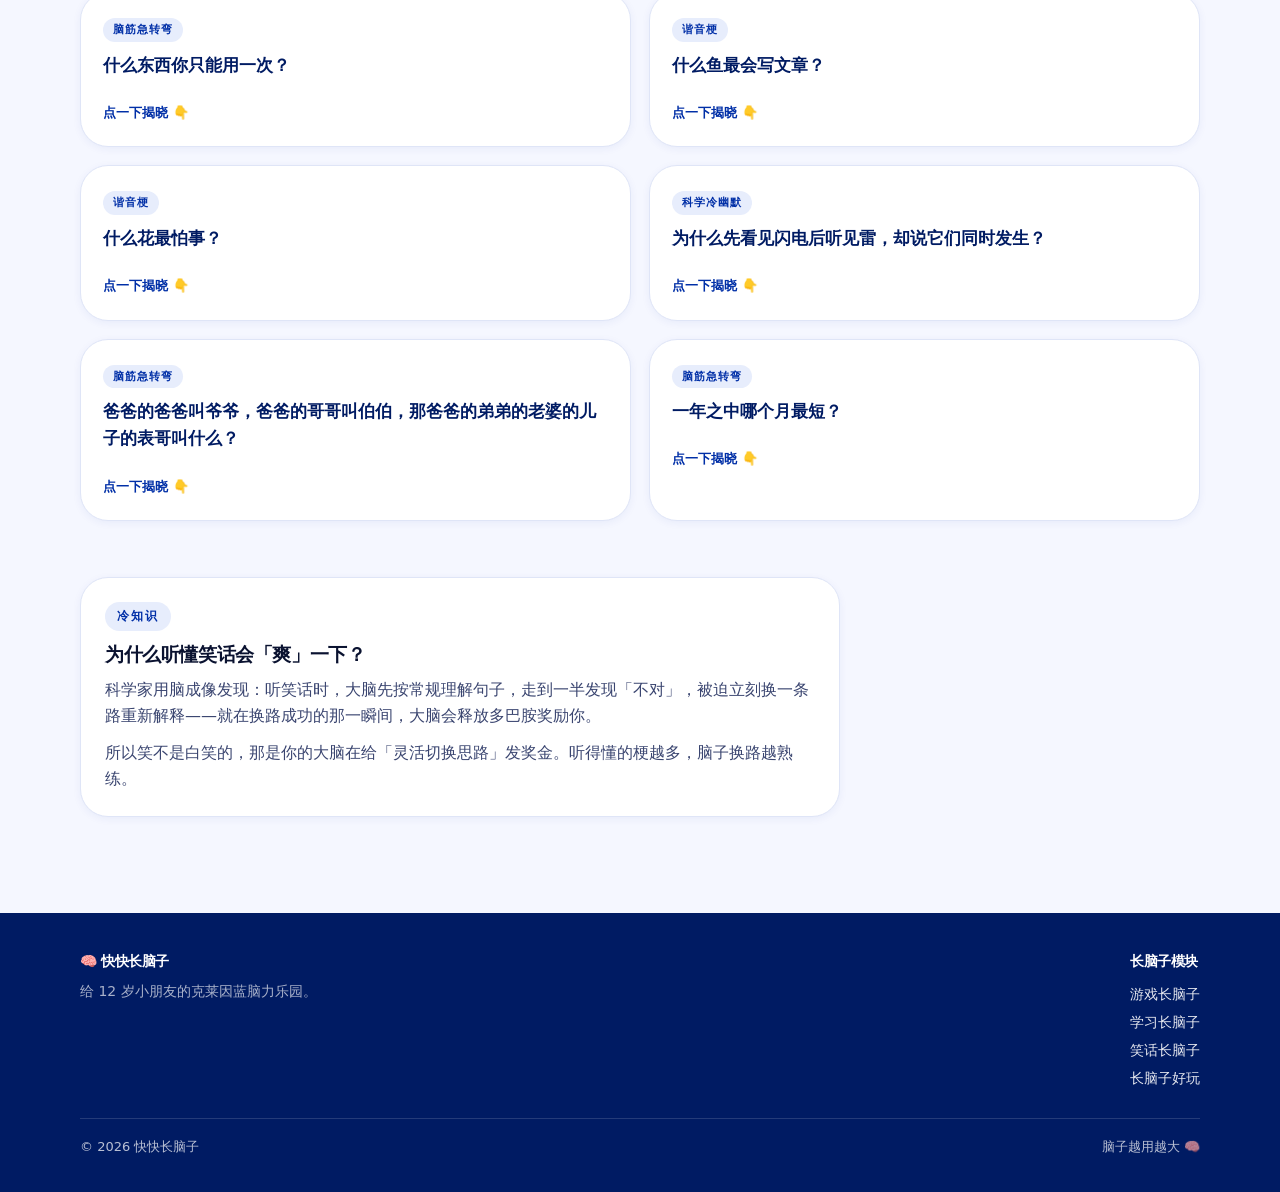
<file: jokes.html>
<!DOCTYPE html>
<html lang="zh-CN">
<head>
<meta charset="UTF-8">
<meta name="viewport" content="width=device-width, initial-scale=1">
<title>笑话长脑子 · 快快长脑子</title>
<meta name="description" content="脑筋急转弯、冷笑话、谐音梗、科学冷幽默——笑点也是一种智力。">
<meta name="theme-color" content="#002FA7">
<link rel="icon" href="data:image/svg+xml,<svg xmlns='http://www.w3.org/2000/svg' viewBox='0 0 100 100'><rect width='100' height='100' rx='24' fill='%23002FA7'/><text x='50' y='70' font-size='58' text-anchor='middle' fill='%23fff' font-family='sans-serif' font-weight='bold'>脑</text></svg>">
<link rel="stylesheet" href="assets/css/style.css">
</head>
<body>

<nav class="nav">
  <div class="wrap nav-in">
    <a class="logo" href="index.html">
      <span class="logo-mark">脑</span>
      <span class="logo-text">快快长脑子<small>KLEIN BLUE BRAIN</small></span>
    </a>
    <button class="nav-toggle" aria-label="菜单">☰</button>
    <div class="nav-links">
      <a href="index.html">首页</a>
      <a href="games.html">游戏长脑子</a>
      <a href="learn.html">学习长脑子</a>
      <a href="jokes.html">笑话长脑子</a>
      <a href="play.html">长脑子好玩</a>
    </div>
  </div>
</nav>

<header class="phead">
  <div class="wrap">
    <div class="crumb"><a href="index.html">首页</a> / 笑话长脑子</div>
    <h1>😂 笑话长脑子</h1>
    <p>能听懂一个梗，说明你的脑子同时在做两件事：理解字面意思，再瞬间拐个弯。这叫幽默感，也是智力。</p>
  </div>
</header>

<section class="section" style="padding-bottom:0">
  <div class="wrap">
    <div class="card" style="background:linear-gradient(135deg,var(--klein),var(--klein-deep));border:none;color:#fff">
      <div class="row" style="justify-content:space-between">
        <div style="text-align:left;flex:1 1 300px">
          <span class="pill" style="background:rgba(255,255,255,.16);color:#fff" id="rndTag">随机</span>
          <h3 class="mt16" style="color:#fff" id="rndQ">点右边按钮，随机来一个</h3>
          <p style="color:var(--sun);font-weight:700;margin:0;min-height:24px" id="rndA"></p>
        </div>
        <div class="row" style="gap:8px">
          <button class="btn sun" id="rndNew">🎲 换一个</button>
          <button class="btn ghost" id="rndShow" style="background:transparent;color:#fff;box-shadow:inset 0 0 0 2px rgba(255,255,255,.55)">揭晓</button>
        </div>
      </div>
    </div>
  </div>
</section>

<div class="wrap" data-tabs>
  <div class="tabs">
    <button class="tab on" data-target="j-all">全部</button>
    <button class="tab" data-target="j-turn">🤯 脑筋急转弯</button>
    <button class="tab" data-target="j-cold">🧊 冷笑话</button>
    <button class="tab" data-target="j-pun">🔤 谐音梗</button>
    <button class="tab" data-target="j-sci">🔬 科学冷幽默</button>
  </div>

  <section class="panel on" id="j-all"><div class="grid g2 mt16" data-fill="all"></div></section>
  <section class="panel" id="j-turn"><div class="grid g2 mt16" data-fill="turn"></div></section>
  <section class="panel" id="j-cold"><div class="grid g2 mt16" data-fill="cold"></div></section>
  <section class="panel" id="j-pun"><div class="grid g2 mt16" data-fill="pun"></div></section>
  <section class="panel" id="j-sci"><div class="grid g2 mt16" data-fill="sci"></div></section>
</div>

<section class="section">
  <div class="wrap">
    <div class="card" style="max-width:760px">
      <span class="eyebrow">冷知识</span>
      <h3>为什么听懂笑话会「爽」一下？</h3>
      <p>科学家用脑成像发现：听笑话时，大脑先按常规理解句子，走到一半发现「不对」，被迫立刻换一条路重新解释——就在换路成功的那一瞬间，大脑会释放多巴胺奖励你。</p>
      <p style="margin:0">所以笑不是白笑的，那是你的大脑在给「灵活切换思路」发奖金。听得懂的梗越多，脑子换路越熟练。</p>
    </div>
  </div>
</section>

<footer class="foot">
  <div class="wrap">
    <div class="foot-grid">
      <div style="flex:1 1 240px">
        <h4>🧠 快快长脑子</h4>
        <p style="color:rgba(255,255,255,.66);font-size:14px;margin:0">给 12 岁小朋友的克莱因蓝脑力乐园。</p>
      </div>
      <div>
        <h4>长脑子模块</h4>
        <ul>
          <li><a href="games.html">游戏长脑子</a></li>
          <li><a href="learn.html">学习长脑子</a></li>
          <li><a href="jokes.html">笑话长脑子</a></li>
          <li><a href="play.html">长脑子好玩</a></li>
    </ul>
      </div>
    </div>
    <div class="foot-bottom"><span>© 2026 快快长脑子</span><span>脑子越用越大 🧠</span></div>
  </div>
</footer>

<script src="assets/js/main.js"></script>
<script src="assets/js/jokes.js"></script>
</body>
</html>
</file>
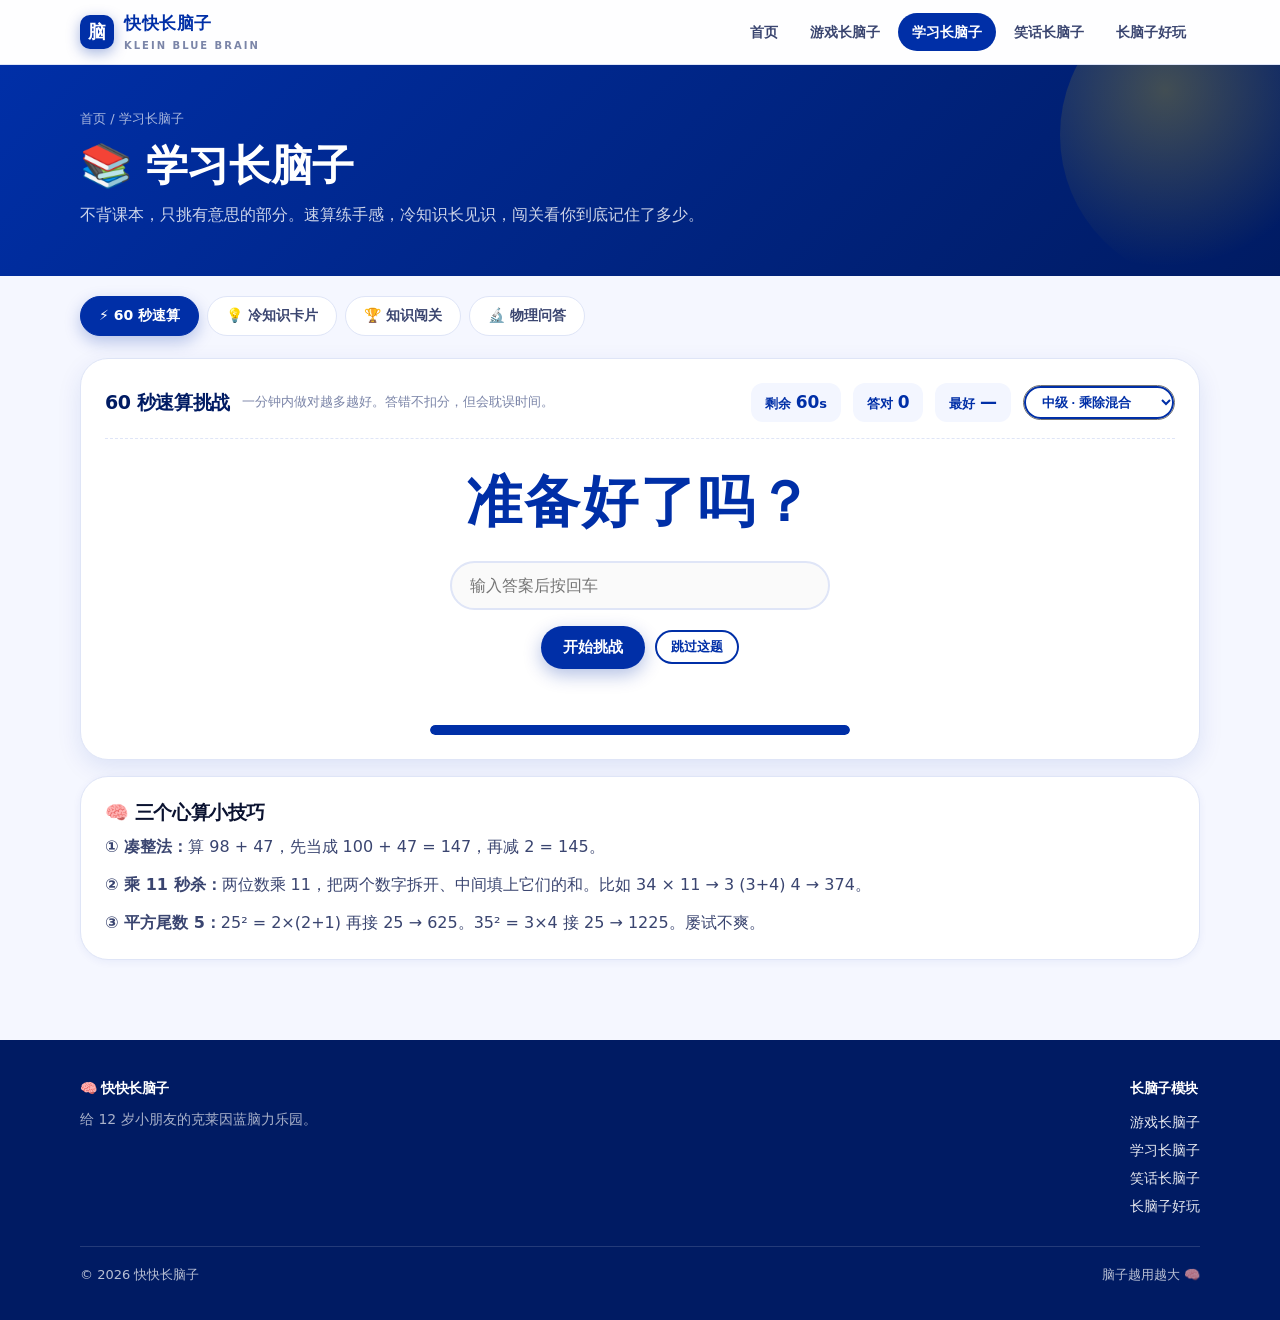
<file: learn.html>
<!DOCTYPE html>
<html lang="zh-CN">
<head>
<meta charset="UTF-8">
<meta name="viewport" content="width=device-width, initial-scale=1">
<title>学习长脑子 · 快快长脑子</title>
<meta name="description" content="60 秒速算挑战、翻转冷知识卡片、成语与科学问答闯关——五分钟学一点。">
<meta name="theme-color" content="#002FA7">
<link rel="icon" href="data:image/svg+xml,<svg xmlns='http://www.w3.org/2000/svg' viewBox='0 0 100 100'><rect width='100' height='100' rx='24' fill='%23002FA7'/><text x='50' y='70' font-size='58' text-anchor='middle' fill='%23fff' font-family='sans-serif' font-weight='bold'>脑</text></svg>">
<link rel="stylesheet" href="assets/css/style.css">
</head>
<body>

<nav class="nav">
  <div class="wrap nav-in">
    <a class="logo" href="index.html">
      <span class="logo-mark">脑</span>
      <span class="logo-text">快快长脑子<small>KLEIN BLUE BRAIN</small></span>
    </a>
    <button class="nav-toggle" aria-label="菜单">☰</button>
    <div class="nav-links">
      <a href="index.html">首页</a>
      <a href="games.html">游戏长脑子</a>
      <a href="learn.html">学习长脑子</a>
      <a href="jokes.html">笑话长脑子</a>
      <a href="play.html">长脑子好玩</a>
    </div>
  </div>
</nav>

<header class="phead">
  <div class="wrap">
    <div class="crumb"><a href="index.html">首页</a> / 学习长脑子</div>
    <h1>📚 学习长脑子</h1>
    <p>不背课本，只挑有意思的部分。速算练手感，冷知识长见识，闯关看你到底记住了多少。</p>
  </div>
</header>

<div class="wrap" data-tabs>
  <div class="tabs">
    <button class="tab on" data-target="l-math">⚡ 60 秒速算</button>
    <button class="tab" data-target="l-card">💡 冷知识卡片</button>
    <button class="tab" data-target="l-quiz">🏆 知识闯关</button>
    <button class="tab" data-target="l-physics">🔬 物理问答</button>
  </div>

  <!-- 速算 -->
  <section class="panel on" id="l-math">
    <div class="game-box">
      <div class="game-top">
        <h3>60 秒速算挑战</h3>
        <span class="hint">一分钟内做对越多越好。答错不扣分，但会耽误时间。</span>
        <span class="spacer"></span>
        <span class="stat">剩余 <b id="mtTime">60</b>s</span>
        <span class="stat">答对 <b id="mtRight">0</b></span>
        <span class="stat">最好 <b id="mtBest">—</b></span>
        <select id="mtLevel" class="btn ghost sm" style="padding:8px 14px">
          <option value="1">初级 · 两位数加减</option>
          <option value="2" selected>中级 · 乘除混合</option>
          <option value="3">高级 · 三步运算</option>
        </select>
      </div>

      <div class="center">
        <div id="mtQ" style="font-size:clamp(34px,7vw,56px);font-weight:900;color:var(--klein);letter-spacing:2px;margin:14px 0">准备好了吗？</div>
        <input class="answer-input" id="mtInput" placeholder="输入答案后按回车" inputmode="numeric" autocomplete="off" disabled>
        <div class="row mt16">
          <button class="btn" id="mtStart">开始挑战</button>
          <button class="btn ghost sm" id="mtSkip" disabled>跳过这题</button>
        </div>
        <div class="feedback" id="mtFb"></div>
        <div class="bar mt16" style="max-width:420px;margin-inline:auto"><i id="mtBar" style="width:100%"></i></div>
      </div>
    </div>

    <div class="card mt16">
      <h3>🧠 三个心算小技巧</h3>
      <p><b>① 凑整法：</b>算 98 + 47，先当成 100 + 47 = 147，再减 2 = 145。</p>
      <p><b>② 乘 11 秒杀：</b>两位数乘 11，把两个数字拆开、中间填上它们的和。比如 34 × 11 → 3 (3+4) 4 → 374。</p>
      <p style="margin:0"><b>③ 平方尾数 5：</b>25² = 2×(2+1) 再接 25 → 625。35² = 3×4 接 25 → 1225。屡试不爽。</p>
    </div>
  </section>

  <!-- 冷知识卡片 -->
  <section class="panel" id="l-card">
    <p class="lead mt16">点一下卡片翻到背面。每张都是真的，可以拿去考大人。</p>
    <div class="grid g3 mt16" id="cardList"></div>
  </section>

  <!-- 知识闯关 -->
  <section class="panel" id="l-quiz">
    <div class="game-box">
      <div class="game-top">
        <h3>知识闯关</h3>
        <span class="hint">10 道题，成语 / 科学 / 历史 / 地理混着来。</span>
        <span class="spacer"></span>
        <span class="stat">第 <b id="qzNo">1</b>/10 题</span>
        <span class="stat">得分 <b id="qzScore">0</b></span>
        <span class="stat">最好 <b id="qzBest">—</b></span>
      </div>
      <div class="bar" style="margin-bottom:20px"><i id="qzBar" style="width:0"></i></div>
      <span class="pill blue" id="qzTag">—</span>
      <h3 class="mt16" id="qzQ" style="font-size:20px">加载中…</h3>
      <div class="opts" id="qzOpts"></div>
      <div class="feedback" id="qzFb"></div>
      <div class="row mt16" style="justify-content:flex-start">
        <button class="btn" id="qzNext" style="display:none">下一题 →</button>
        <button class="btn ghost sm" id="qzRestart" style="display:none">重新挑战</button>
      </div>
    </div>
  </section>

  <!-- 物理问答 · 每日热点物理 -->
  <section class="panel" id="l-physics">
    <div class="game-box">
      <div class="game-top">
        <h3>🔬 物理问答 · 每日热点</h3>
        <span class="hint">基于真实热点的趣味物理，点选项看对错，再展开三层讲解。</span>
        <span class="spacer"></span>
        <select id="phDate" class="btn ghost sm" style="padding:8px 14px"></select>
      </div>
      <div id="phList" class="mt16"></div>
      <div class="feedback" id="phFb"></div>
    </div>
    <div class="card mt16">
      <h3>🧪 怎么玩</h3>
      <p style="margin:0">每天更新 3 道题，每题先选你心里的答案，再点开看「现象 → 原理 + 小实验 → 生活里的它」三层讲解。错题不可怕，看懂解析就是长脑子。</p>
    </div>
  </section>
</div>

<div style="height:40px"></div>

<footer class="foot">
  <div class="wrap">
    <div class="foot-grid">
      <div style="flex:1 1 240px">
        <h4>🧠 快快长脑子</h4>
        <p style="color:rgba(255,255,255,.66);font-size:14px;margin:0">给 12 岁小朋友的克莱因蓝脑力乐园。</p>
      </div>
      <div>
        <h4>长脑子模块</h4>
        <ul>
          <li><a href="games.html">游戏长脑子</a></li>
          <li><a href="learn.html">学习长脑子</a></li>
          <li><a href="jokes.html">笑话长脑子</a></li>
          <li><a href="play.html">长脑子好玩</a></li>
    </ul>
      </div>
    </div>
    <div class="foot-bottom"><span>© 2026 快快长脑子</span><span>脑子越用越大 🧠</span></div>
  </div>
</footer>

<script src="assets/js/main.js"></script>
<script src="assets/js/learn.js"></script>
<script src="assets/js/physics.js"></script>
</body>
</html>
</file>
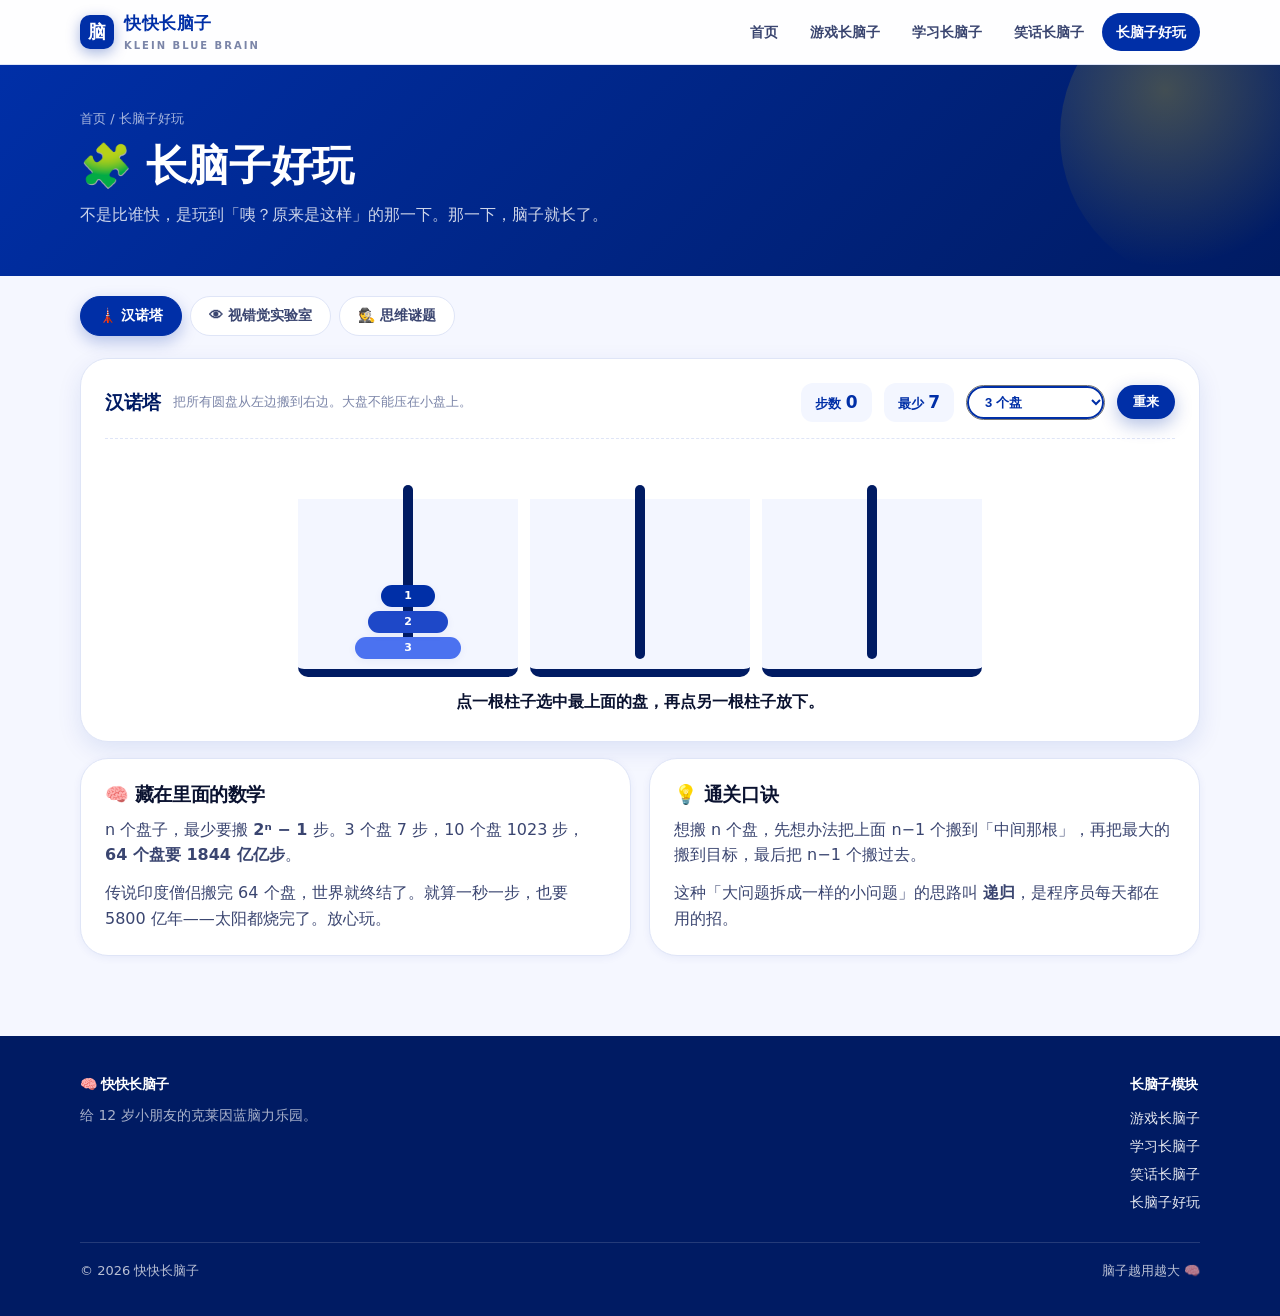
<file: play.html>
<!DOCTYPE html>
<html lang="zh-CN">
<head>
<meta charset="UTF-8">
<meta name="viewport" content="width=device-width, initial-scale=1">
<title>长脑子好玩 · 快快长脑子</title>
<meta name="description" content="汉诺塔、视错觉实验室、经典思维谜题——动动手指就发现世界的怪脾气。">
<meta name="theme-color" content="#002FA7">
<link rel="icon" href="data:image/svg+xml,<svg xmlns='http://www.w3.org/2000/svg' viewBox='0 0 100 100'><rect width='100' height='100' rx='24' fill='%23002FA7'/><text x='50' y='70' font-size='58' text-anchor='middle' fill='%23fff' font-family='sans-serif' font-weight='bold'>脑</text></svg>">
<link rel="stylesheet" href="assets/css/style.css">
</head>
<body>

<nav class="nav">
  <div class="wrap nav-in">
    <a class="logo" href="index.html">
      <span class="logo-mark">脑</span>
      <span class="logo-text">快快长脑子<small>KLEIN BLUE BRAIN</small></span>
    </a>
    <button class="nav-toggle" aria-label="菜单">☰</button>
    <div class="nav-links">
      <a href="index.html">首页</a>
      <a href="games.html">游戏长脑子</a>
      <a href="learn.html">学习长脑子</a>
      <a href="jokes.html">笑话长脑子</a>
      <a href="play.html">长脑子好玩</a>
    </div>
  </div>
</nav>

<header class="phead">
  <div class="wrap">
    <div class="crumb"><a href="index.html">首页</a> / 长脑子好玩</div>
    <h1>🧩 长脑子好玩</h1>
    <p>不是比谁快，是玩到「咦？原来是这样」的那一下。那一下，脑子就长了。</p>
  </div>
</header>

<div class="wrap" data-tabs>
  <div class="tabs">
    <button class="tab on" data-target="p-hanoi">🗼 汉诺塔</button>
    <button class="tab" data-target="p-illu">👁 视错觉实验室</button>
    <button class="tab" data-target="p-riddle">🕵️ 思维谜题</button>
  </div>

  <!-- 汉诺塔 -->
  <section class="panel on" id="p-hanoi">
    <div class="game-box">
      <div class="game-top">
        <h3>汉诺塔</h3>
        <span class="hint">把所有圆盘从左边搬到右边。大盘不能压在小盘上。</span>
        <span class="spacer"></span>
        <span class="stat">步数 <b id="hnSteps">0</b></span>
        <span class="stat">最少 <b id="hnMin">7</b></span>
        <select id="hnLevel" class="btn ghost sm" style="padding:8px 14px">
          <option value="3" selected>3 个盘</option>
          <option value="4">4 个盘</option>
          <option value="5">5 个盘</option>
          <option value="6">6 个盘（挑战）</option>
        </select>
        <button class="btn sm" id="hnNew">重来</button>
      </div>
      <div class="hanoi" id="hnBoard"></div>
      <div class="feedback center" id="hnFb">点一根柱子选中最上面的盘，再点另一根柱子放下。</div>
    </div>

    <div class="grid g2 mt16">
      <div class="card">
        <h3>🧠 藏在里面的数学</h3>
        <p>n 个盘子，最少要搬 <b>2ⁿ − 1</b> 步。3 个盘 7 步，10 个盘 1023 步，<b>64 个盘要 1844 亿亿步</b>。</p>
        <p style="margin:0">传说印度僧侣搬完 64 个盘，世界就终结了。就算一秒一步，也要 5800 亿年——太阳都烧完了。放心玩。</p>
      </div>
      <div class="card">
        <h3>💡 通关口诀</h3>
        <p>想搬 n 个盘，先想办法把上面 n−1 个搬到「中间那根」，再把最大的搬到目标，最后把 n−1 个搬过去。</p>
        <p style="margin:0">这种「大问题拆成一样的小问题」的思路叫 <b>递归</b>，是程序员每天都在用的招。</p>
      </div>
    </div>
  </section>

  <!-- 视错觉 -->
  <section class="panel" id="p-illu">
    <p class="lead mt16">眼睛会撒谎，而且理直气壮。下面每一个都能亲手验证。</p>
    <div class="grid g2 mt16">

      <div class="illu">
        <h3>1. 缪勒–莱尔错觉</h3>
        <p>两条横线哪条更长？</p>
        <div class="illu-stage">
          <svg width="320" height="130" viewBox="0 0 320 130">
            <g stroke="#002FA7" stroke-width="4" fill="none" stroke-linecap="round">
              <line x1="60" y1="40" x2="260" y2="40"/>
              <path d="M60 40 L80 25 M60 40 L80 55 M260 40 L240 25 M260 40 L240 55"/>
              <line x1="60" y1="95" x2="260" y2="95"/>
              <path d="M60 95 L40 80 M60 95 L40 110 M260 95 L280 80 M260 95 L280 110"/>
            </g>
          </svg>
        </div>
        <button class="btn ghost sm reveal-btn">看答案</button>
        <div class="reveal">
          <p class="mt16" style="margin-bottom:0"><b>一样长，都是 200 像素。</b>箭头往外张开会让大脑判断这条线「离得更远」，于是自动把它脑补得更长。这也是为什么房间的墙角看起来会变形。</p>
        </div>
      </div>

      <div class="illu">
        <h3>2. 咖啡墙错觉</h3>
        <p>这些横线是斜的还是平行的？</p>
        <div class="illu-stage">
          <div id="cafeWall" style="width:300px;border:3px solid #002FA7;border-radius:8px;overflow:hidden"></div>
        </div>
        <button class="btn ghost sm reveal-btn">看答案</button>
        <div class="reveal">
          <p class="mt16" style="margin-bottom:0"><b>完全平行。</b>黑白方块错位排列时，中间的灰色缝隙会「拽」着大脑往一个方向偏。英国布里斯托一家咖啡馆的外墙就是这样铺的，所以叫咖啡墙。</p>
        </div>
      </div>

      <div class="illu">
        <h3>3. 艾宾浩斯错觉</h3>
        <p>中间两个橙色圆，哪个更大？</p>
        <div class="illu-stage">
          <svg width="340" height="170" viewBox="0 0 340 170">
            <g fill="#4B72F0">
              <circle cx="85" cy="30" r="26"/><circle cx="30" cy="85" r="26"/>
              <circle cx="140" cy="85" r="26"/><circle cx="85" cy="140" r="26"/>
            </g>
            <circle cx="85" cy="85" r="24" fill="#FF8A3D"/>
            <g fill="#4B72F0">
              <circle cx="255" cy="52" r="10"/><circle cx="222" cy="85" r="10"/>
              <circle cx="288" cy="85" r="10"/><circle cx="255" cy="118" r="10"/>
            </g>
            <circle cx="255" cy="85" r="24" fill="#FF8A3D"/>
          </svg>
        </div>
        <button class="btn ghost sm reveal-btn">看答案</button>
        <div class="reveal">
          <p class="mt16" style="margin-bottom:0"><b>一样大，半径都是 24。</b>大脑判断大小时会偷偷跟旁边的东西比。所以在一群高个子里你会觉得自己矮——数字没变，参照物变了。</p>
        </div>
      </div>

      <div class="illu">
        <h3>4. 赫尔曼栅格</h3>
        <p>盯着看，白色交叉点上有灰点吗？</p>
        <div class="illu-stage">
          <div style="width:260px;height:260px;background:#0A1230;display:grid;grid-template-columns:repeat(5,1fr);grid-template-rows:repeat(5,1fr);gap:12px;padding:12px;border-radius:8px" id="hermann"></div>
        </div>
        <button class="btn ghost sm reveal-btn">看答案</button>
        <div class="reveal">
          <p class="mt16" style="margin-bottom:0"><b>灰点不存在。</b>你直视的交叉点是白的，余光里的却「变灰」了。因为视网膜细胞会互相压制亮度（侧抑制），余光区域被压得更狠。灰点永远出现在你没看的地方——追不到的。</p>
        </div>
      </div>

      <div class="illu">
        <h3>5. 庞佐错觉</h3>
        <p>两条横线，哪条更长？</p>
        <div class="illu-stage">
          <svg width="320" height="180" viewBox="0 0 320 180">
            <g stroke="#002FA7" stroke-width="3" fill="none" stroke-linecap="round">
              <line x1="160" y1="18" x2="48" y2="162"/>
              <line x1="160" y1="18" x2="272" y2="162"/>
              <line x1="92" y1="68" x2="228" y2="68" stroke-width="7"/>
              <line x1="106" y1="120" x2="214" y2="120" stroke-width="7"/>
            </g>
          </svg>
        </div>
        <button class="btn ghost sm reveal-btn">看答案</button>
        <div class="reveal">
          <p class="mt16" style="margin-bottom:0"><b>一样长。</b>两条铁轨向远处收拢，大脑觉得「上面的线离得更远」，于是把它自动放大了。画家和电影用这招制造纵深感。</p>
        </div>
      </div>

      <div class="illu">
        <h3>6. 垂直水平错觉</h3>
        <p>竖线和横线，哪条更长？</p>
        <div class="illu-stage">
          <svg width="300" height="180" viewBox="0 0 300 180">
            <g stroke="#002FA7" stroke-width="7" stroke-linecap="round">
              <line x1="80" y1="24" x2="80" y2="156"/>
              <line x1="150" y1="90" x2="280" y2="90"/>
            </g>
          </svg>
        </div>
        <button class="btn ghost sm reveal-btn">看答案</button>
        <div class="reveal">
          <p class="mt16" style="margin-bottom:0"><b>一样长，都是 132 像素。</b>竖线常被大脑「拉长」，所以高楼、旗杆、电线杆看起来比实际更挺拔——这是建筑显得宏伟的小秘密。</p>
        </div>
      </div>

      <div class="illu">
        <h3>7. 同时对比错觉</h3>
        <p>两个灰方块，颜色一样吗？</p>
        <div class="illu-stage" style="background:#fff;padding:0">
          <div style="display:flex">
            <div style="flex:1;background:#fff;display:flex;align-items:center;justify-content:center;height:140px"><div style="width:72px;height:72px;background:#999"></div></div>
            <div style="flex:1;background:#0A1230;display:flex;align-items:center;justify-content:center;height:140px"><div style="width:72px;height:72px;background:#999"></div></div>
          </div>
        </div>
        <button class="btn ghost sm reveal-btn">看答案</button>
        <div class="reveal">
          <p class="mt16" style="margin-bottom:0"><b>两个灰方块完全一样。</b>左边白底上显得深，右边黑底上显得浅——大脑永远在拿周围比，从不会「孤立」看一个颜色。</p>
        </div>
      </div>

      <div class="illu">
        <h3>8. 不可能三角形</h3>
        <p>这个三角「接」得上吗？</p>
        <div class="illu-stage">
          <svg width="220" height="200" viewBox="0 0 220 200">
            <g fill="#002FA7">
              <polygon points="30,150 100,30 130,30 60,150"/>
              <polygon points="100,30 190,150 160,150 70,30"/>
              <polygon points="30,150 105,172 190,150 115,128"/>
            </g>
          </svg>
        </div>
        <button class="btn ghost sm reveal-btn">看答案</button>
        <div class="reveal">
          <p class="mt16" style="margin-bottom:0"><b>接不上——它在平面上根本不可能存在。</b>你之所以觉得「能」，是因为大脑自动把 2D 图形脑补成 3D 立体。这种图叫「不可能图形」，彭罗斯三角是经典。</p>
        </div>
      </div>

    </div>
  </section>

  <!-- 思维谜题 -->
  <section class="panel" id="p-riddle">
    <p class="lead mt16">先自己想三分钟再看提示。想不出来不丢人，直接看答案才亏。</p>
    <div class="grid g2 mt16" id="riddleList"></div>
  </section>
</div>

<div style="height:40px"></div>

<footer class="foot">
  <div class="wrap">
    <div class="foot-grid">
      <div style="flex:1 1 240px">
        <h4>🧠 快快长脑子</h4>
        <p style="color:rgba(255,255,255,.66);font-size:14px;margin:0">给 12 岁小朋友的克莱因蓝脑力乐园。</p>
      </div>
      <div>
        <h4>长脑子模块</h4>
        <ul>
          <li><a href="games.html">游戏长脑子</a></li>
          <li><a href="learn.html">学习长脑子</a></li>
          <li><a href="jokes.html">笑话长脑子</a></li>
          <li><a href="play.html">长脑子好玩</a></li>
    </ul>
      </div>
    </div>
    <div class="foot-bottom"><span>© 2026 快快长脑子</span><span>脑子越用越大 🧠</span></div>
  </div>
</footer>

<style>
.reveal { max-height:0; overflow:hidden; opacity:0; transition:max-height .4s ease, opacity .3s ease; }
.reveal.on { max-height:320px; opacity:1; }
.riddle-step { max-height:0; overflow:hidden; opacity:0; transition:max-height .35s ease, opacity .3s; }
.riddle-step.on { max-height:300px; opacity:1; margin-top:12px; }
</style>

<script src="assets/js/main.js"></script>
<script src="assets/js/play.js"></script>
</body>
</html>
</file>
<file: assets/css/style.css>
/* ===========================================================
   快快长脑子 · 克莱因蓝设计系统
   Klein Blue #002FA7
   =========================================================== */

:root {
  --klein: #002FA7;
  --klein-deep: #001B63;
  --klein-mid: #1E48C8;
  --klein-light: #4B72F0;
  --klein-pale: #E7EDFC;
  --klein-mist: #F3F6FF;

  --sun: #FFD400;
  --coral: #FF5A5F;
  --mint: #17C3A2;
  --grape: #8B5CF6;

  --ink: #0A1230;
  --ink-2: #3A4570;
  --ink-3: #7B85A8;
  --paper: #FFFFFF;
  --bg: #F5F7FF;
  --line: #DFE5F7;

  --r-s: 12px;
  --r-m: 20px;
  --r-l: 28px;
  --r-xl: 40px;

  --sh-s: 0 2px 8px rgba(0, 47, 167, .06);
  --sh-m: 0 8px 24px rgba(0, 47, 167, .10);
  --sh-l: 0 18px 48px rgba(0, 47, 167, .16);

  --font: "PingFang SC", "HarmonyOS Sans SC", "Microsoft YaHei",
          "Noto Sans SC", -apple-system, BlinkMacSystemFont, "Segoe UI",
          system-ui, sans-serif;
}

* { box-sizing: border-box; }

html { scroll-behavior: smooth; }

body {
  margin: 0;
  font-family: var(--font);
  background: var(--bg);
  color: var(--ink);
  -webkit-font-smoothing: antialiased;
  line-height: 1.6;
}

a { color: inherit; text-decoration: none; }
button { font-family: inherit; cursor: pointer; border: none; background: none; }
img { max-width: 100%; display: block; }

.wrap { width: min(1120px, calc(100% - 40px)); margin-inline: auto; }

/* ---------- 顶部导航 ---------- */
.nav {
  position: sticky; top: 0; z-index: 100;
  background: rgba(255, 255, 255, .86);
  backdrop-filter: saturate(180%) blur(14px);
  border-bottom: 1px solid var(--line);
}
.nav-in {
  display: flex; align-items: center; gap: 12px;
  height: 64px;
}
.logo { display: flex; align-items: center; gap: 10px; font-weight: 800; letter-spacing: .5px; }
.logo-mark {
  width: 34px; height: 34px; border-radius: 10px;
  background: var(--klein);
  display: grid; place-items: center;
  color: #fff; font-size: 18px; font-weight: 900;
  box-shadow: 0 4px 14px rgba(0, 47, 167, .35);
}
.logo-text { font-size: 17px; color: var(--klein); }
.logo-text small { display: block; font-size: 10px; color: var(--ink-3); font-weight: 600; letter-spacing: 2px; }

.nav-links { margin-left: auto; display: flex; gap: 4px; align-items: center; }
.nav-links a {
  padding: 8px 14px; border-radius: 999px;
  font-size: 14px; font-weight: 600; color: var(--ink-2);
  transition: .18s;
}
.nav-links a:hover { background: var(--klein-pale); color: var(--klein); }
.nav-links a.on { background: var(--klein); color: #fff; }

.nav-toggle { display: none; margin-left: auto; font-size: 24px; color: var(--klein); padding: 6px 10px; }

@media (max-width: 780px) {
  .nav-toggle { display: block; }
  .nav-links {
    position: absolute; top: 64px; left: 0; right: 0;
    flex-direction: column; align-items: stretch; gap: 2px;
    background: #fff; padding: 10px 16px 16px;
    border-bottom: 1px solid var(--line);
    box-shadow: var(--sh-m);
    display: none;
  }
  .nav-links.open { display: flex; }
  .nav-links a { padding: 12px 14px; border-radius: var(--r-s); }
}

/* ---------- 通用区块 ---------- */
.section { padding: 56px 0; }
.section-head { margin-bottom: 26px; }
.eyebrow {
  display: inline-block; font-size: 12px; font-weight: 800; letter-spacing: 2px;
  color: var(--klein); background: var(--klein-pale);
  padding: 5px 12px; border-radius: 999px; margin-bottom: 12px;
}
h1, h2, h3, h4 { margin: 0 0 10px; line-height: 1.25; letter-spacing: -.4px; }
h1 { font-size: clamp(30px, 5.6vw, 54px); font-weight: 900; }
h2 { font-size: clamp(23px, 3.4vw, 34px); font-weight: 850; }
h3 { font-size: 19px; font-weight: 800; }
p { margin: 0 0 12px; color: var(--ink-2); }
.lead { font-size: 17px; color: var(--ink-2); max-width: 60ch; }

/* ---------- 按钮 ---------- */
.btn {
  display: inline-flex; align-items: center; gap: 8px;
  padding: 12px 22px; border-radius: 999px;
  font-weight: 700; font-size: 15px;
  background: var(--klein); color: #fff;
  box-shadow: 0 6px 18px rgba(0, 47, 167, .30);
  transition: .18s;
}
.btn:hover { transform: translateY(-2px); box-shadow: 0 10px 26px rgba(0, 47, 167, .38); }
.btn:active { transform: translateY(0); }
.btn.ghost {
  background: #fff; color: var(--klein);
  box-shadow: inset 0 0 0 2px var(--klein);
}
.btn.ghost:hover { background: var(--klein-pale); }
.btn.sun { background: var(--sun); color: var(--klein-deep); box-shadow: 0 6px 18px rgba(255, 212, 0, .4); }
.btn.sm { padding: 8px 16px; font-size: 13px; }

/* ---------- 卡片 ---------- */
.card {
  background: var(--paper); border-radius: var(--r-l);
  padding: 24px; box-shadow: var(--sh-s);
  border: 1px solid var(--line);
  transition: .2s;
}
.card:hover { box-shadow: var(--sh-m); transform: translateY(-3px); }

.grid { display: grid; gap: 18px; }
.g2 { grid-template-columns: repeat(2, 1fr); }
.g3 { grid-template-columns: repeat(3, 1fr); }
.g4 { grid-template-columns: repeat(4, 1fr); }
@media (max-width: 880px) { .g3, .g4 { grid-template-columns: repeat(2, 1fr); } }
@media (max-width: 560px) { .g2, .g3, .g4 { grid-template-columns: 1fr; } }

/* ---------- 首页 Hero ---------- */
.hero {
  position: relative; overflow: hidden;
  background: linear-gradient(150deg, var(--klein) 0%, var(--klein-deep) 62%, #000f3d 100%);
  color: #fff; padding: 66px 0 78px;
}
.hero::before, .hero::after {
  content: ""; position: absolute; border-radius: 50%; pointer-events: none;
}
.hero::before {
  width: 460px; height: 460px; right: -130px; top: -170px;
  background: radial-gradient(circle at 30% 30%, rgba(255, 212, 0, .30), transparent 62%);
}
.hero::after {
  width: 380px; height: 380px; left: -140px; bottom: -190px;
  background: radial-gradient(circle at 60% 40%, rgba(75, 114, 240, .55), transparent 66%);
}
.hero .wrap { position: relative; z-index: 2; }
.hero h1 { color: #fff; }
.hero h1 em { font-style: normal; color: var(--sun); }
.hero p { color: rgba(255, 255, 255, .82); font-size: 17px; max-width: 54ch; }
.hero-cta { display: flex; gap: 12px; flex-wrap: wrap; margin-top: 22px; }

.brain-bar {
  display: flex; gap: 10px; flex-wrap: wrap; margin-top: 34px;
}
.brain-chip {
  background: rgba(255, 255, 255, .12);
  border: 1px solid rgba(255, 255, 255, .22);
  padding: 8px 15px; border-radius: 999px;
  font-size: 13px; font-weight: 600; color: #fff;
}

/* ---------- 模块入口卡 ---------- */
.mod {
  position: relative; overflow: hidden;
  border-radius: var(--r-l); padding: 26px 24px 24px;
  background: var(--paper); border: 1px solid var(--line);
  box-shadow: var(--sh-s); transition: .22s; display: block;
}
.mod:hover { transform: translateY(-5px); box-shadow: var(--sh-l); border-color: var(--klein-light); }
.mod-icon {
  width: 54px; height: 54px; border-radius: 16px;
  display: grid; place-items: center; font-size: 27px;
  margin-bottom: 14px; background: var(--klein-pale);
}
.mod h3 { color: var(--klein-deep); }
.mod p { font-size: 14px; margin-bottom: 14px; }
.mod-go { font-size: 13px; font-weight: 800; color: var(--klein); }
.mod::after {
  content: ""; position: absolute; inset: auto -30px -30px auto;
  width: 100px; height: 100px; border-radius: 50%;
  background: var(--klein-mist); z-index: 0;
}
.mod > * { position: relative; z-index: 1; }

/* ---------- 页面头 ---------- */
.phead {
  background: linear-gradient(135deg, var(--klein) 0%, var(--klein-deep) 100%);
  color: #fff; padding: 44px 0 48px;
  position: relative; overflow: hidden;
}
.phead::after {
  content: ""; position: absolute; right: -80px; top: -80px;
  width: 300px; height: 300px; border-radius: 50%;
  background: radial-gradient(circle at 35% 35%, rgba(255, 212, 0, .26), transparent 64%);
}
.phead .wrap { position: relative; z-index: 2; }
.phead h1 { font-size: clamp(26px, 4.4vw, 42px); }
.phead p { color: rgba(255, 255, 255, .8); margin: 0; }
.crumb { font-size: 13px; color: rgba(255, 255, 255, .66); margin-bottom: 10px; }
.crumb a:hover { color: var(--sun); }

/* ---------- 标签切换 ---------- */
.tabs {
  display: flex; gap: 8px; flex-wrap: wrap;
  padding: 20px 0 4px;
}
.tab {
  padding: 10px 18px; border-radius: 999px;
  background: #fff; border: 1px solid var(--line);
  font-weight: 700; font-size: 14px; color: var(--ink-2);
  transition: .16s;
}
.tab:hover { border-color: var(--klein-light); color: var(--klein); }
.tab.on { background: var(--klein); color: #fff; border-color: var(--klein); box-shadow: 0 6px 16px rgba(0, 47, 167, .26); }

.panel { display: none; animation: fade .28s ease; }
.panel.on { display: block; }
@keyframes fade { from { opacity: 0; transform: translateY(8px); } to { opacity: 1; transform: none; } }

/* ---------- 游戏通用 ---------- */
.game-box {
  background: #fff; border-radius: var(--r-l);
  border: 1px solid var(--line); box-shadow: var(--sh-m);
  padding: 24px; margin-top: 18px;
}
.game-top {
  display: flex; align-items: center; gap: 12px; flex-wrap: wrap;
  margin-bottom: 18px; padding-bottom: 16px; border-bottom: 1px dashed var(--line);
}
.game-top h3 { margin: 0; color: var(--klein-deep); }
.game-top .spacer { margin-left: auto; }
.stat {
  background: var(--klein-mist); border-radius: var(--r-s);
  padding: 6px 14px; font-size: 13px; font-weight: 700; color: var(--klein);
}
.stat b { font-size: 17px; }
.hint { font-size: 13px; color: var(--ink-3); }

/* 记忆翻牌 */
.memo-grid { display: grid; grid-template-columns: repeat(4, 1fr); gap: 10px; max-width: 420px; margin: 0 auto; }
.memo-card {
  aspect-ratio: 1; border-radius: var(--r-s);
  background: var(--klein); color: transparent;
  display: grid; place-items: center; font-size: 30px;
  cursor: pointer; user-select: none;
  transition: transform .28s, background .2s;
  transform-style: preserve-3d;
}
.memo-card.flip { background: #fff; color: initial; box-shadow: inset 0 0 0 2px var(--klein-light); transform: rotateY(180deg) scaleX(-1); }
.memo-card.done { background: var(--klein-pale); box-shadow: inset 0 0 0 2px var(--mint); cursor: default; }

/* 舒尔特方格 */
.schulte { display: grid; gap: 6px; max-width: 400px; margin: 0 auto; }
.schulte button {
  aspect-ratio: 1; border-radius: var(--r-s);
  background: #fff; border: 1px solid var(--line);
  font-size: 20px; font-weight: 800; color: var(--klein-deep);
  transition: .12s;
}
.schulte button:hover { background: var(--klein-pale); }
.schulte button.hit { background: var(--mint); color: #fff; border-color: var(--mint); }
.schulte button.miss { background: var(--coral); color: #fff; }

/* 24点 / 速算 */
.num-row { display: flex; gap: 12px; justify-content: center; flex-wrap: wrap; margin: 18px 0; }
.num-chip {
  width: 70px; height: 90px; border-radius: var(--r-m);
  background: var(--klein); color: #fff;
  display: grid; place-items: center;
  font-size: 34px; font-weight: 900;
  box-shadow: var(--sh-m);
}
.answer-input {
  width: 100%; max-width: 380px; padding: 13px 18px;
  border-radius: 999px; border: 2px solid var(--line);
  font-size: 16px; font-family: inherit; outline: none;
  transition: .16s;
}
.answer-input:focus { border-color: var(--klein); box-shadow: 0 0 0 4px var(--klein-pale); }

code {
  background: var(--klein-pale); color: var(--klein);
  padding: 2px 7px; border-radius: 6px;
  font-size: 13px; font-weight: 700;
  font-family: "SF Mono", Consolas, monospace;
}

.center { text-align: center; }
.row { display: flex; gap: 10px; align-items: center; justify-content: center; flex-wrap: wrap; }

.feedback { min-height: 28px; font-weight: 700; margin-top: 12px; }
.feedback.ok { color: var(--mint); }
.feedback.no { color: var(--coral); }

/* 反应力 */
.react-pad {
  height: 240px; border-radius: var(--r-l);
  display: grid; place-items: center;
  font-size: 21px; font-weight: 800; color: #fff;
  background: var(--klein); cursor: pointer; user-select: none;
  transition: background .15s;
}
.react-pad.wait { background: var(--coral); }
.react-pad.go { background: var(--mint); }

/* 汉诺塔 */
.hanoi { display: flex; gap: 12px; justify-content: center; align-items: flex-end; height: 220px; margin: 12px 0; }
.peg {
  flex: 1; max-width: 220px; height: 100%;
  display: flex; flex-direction: column-reverse; align-items: center; gap: 4px;
  padding-bottom: 10px; border-bottom: 8px solid var(--klein-deep);
  border-radius: 0 0 10px 10px; position: relative; cursor: pointer;
  background: linear-gradient(to bottom, transparent 0 20%, var(--klein-mist) 20% 100%);
}
.peg::before {
  content: ""; position: absolute; bottom: 10px; left: 50%; transform: translateX(-50%);
  width: 10px; height: 82%; background: var(--klein-deep); border-radius: 6px;
}
.peg.sel { background: linear-gradient(to bottom, transparent 0 20%, var(--klein-pale) 20% 100%); }
.disc {
  height: 22px; border-radius: 999px; position: relative; z-index: 2;
  box-shadow: var(--sh-s); display: grid; place-items: center;
  color: #fff; font-size: 11px; font-weight: 800;
}

/* 笑话卡 */
.joke {
  background: #fff; border-radius: var(--r-l); border: 1px solid var(--line);
  padding: 22px; box-shadow: var(--sh-s); transition: .2s;
}
.joke:hover { box-shadow: var(--sh-m); }
.joke-q { font-size: 17px; font-weight: 800; color: var(--klein-deep); margin-bottom: 12px; }
.joke-a {
  max-height: 0; overflow: hidden; opacity: 0;
  transition: max-height .34s ease, opacity .26s ease, margin .3s;
  color: var(--ink-2); font-size: 15px;
}
.joke.open .joke-a { max-height: 260px; opacity: 1; margin-top: 4px; }
.joke-tag {
  display: inline-block; font-size: 11px; font-weight: 800; letter-spacing: 1px;
  padding: 3px 10px; border-radius: 999px; margin-bottom: 10px;
  background: var(--klein-pale); color: var(--klein);
}
.joke-btn {
  margin-top: 12px; font-size: 13px; font-weight: 800; color: var(--klein);
  display: inline-flex; align-items: center; gap: 6px;
}

/* 知识卡片翻转 */
.flip-card { perspective: 1200px; height: 190px; cursor: pointer; }
.flip-in {
  position: relative; width: 100%; height: 100%;
  transition: transform .6s cubic-bezier(.3, .9, .3, 1);
  transform-style: preserve-3d;
}
.flip-card.on .flip-in { transform: rotateY(180deg); }
.flip-f, .flip-b {
  position: absolute; inset: 0; backface-visibility: hidden;
  border-radius: var(--r-l); padding: 22px;
  display: flex; flex-direction: column; justify-content: center;
  box-shadow: var(--sh-s); border: 1px solid var(--line);
}
.flip-f { background: #fff; }
.flip-b { background: var(--klein); color: #fff; transform: rotateY(180deg); border-color: var(--klein); }
.flip-b p { color: rgba(255, 255, 255, .9); font-size: 14px; margin: 0; }
.flip-f h3 { color: var(--klein-deep); }
.flip-f .tip { font-size: 12px; color: var(--ink-3); margin-top: auto; }

/* 进度条 */
.bar { height: 10px; border-radius: 999px; background: var(--klein-pale); overflow: hidden; }
.bar > i { display: block; height: 100%; background: var(--klein); border-radius: 999px; transition: width .4s; }

/* 选项按钮 */
.opts { display: grid; gap: 10px; margin-top: 16px; }
.opt {
  text-align: left; padding: 14px 18px; border-radius: var(--r-m);
  background: #fff; border: 2px solid var(--line);
  font-size: 15px; font-weight: 600; color: var(--ink);
  transition: .14s;
}
.opt:hover:not(:disabled) { border-color: var(--klein-light); background: var(--klein-mist); }
.opt.right { border-color: var(--mint); background: rgba(23, 195, 162, .10); color: #0B7A66; }
.opt.wrong { border-color: var(--coral); background: rgba(255, 90, 95, .10); color: #B3282D; }
.opt:disabled { cursor: default; }

/* 视错觉 */
.illu { background: #fff; border-radius: var(--r-l); border: 1px solid var(--line); padding: 22px; box-shadow: var(--sh-s); }
.illu h3 { color: var(--klein-deep); }
.illu-stage { display: grid; place-items: center; padding: 14px 0; min-height: 180px; }

/* 页脚 */
.foot {
  background: var(--klein-deep); color: rgba(255, 255, 255, .72);
  padding: 40px 0 34px; margin-top: 40px;
}
.foot a { color: rgba(255, 255, 255, .9); }
.foot a:hover { color: var(--sun); }
.foot-grid { display: flex; gap: 30px; flex-wrap: wrap; align-items: flex-start; }
.foot h4 { color: #fff; font-size: 14px; margin-bottom: 10px; }
.foot ul { list-style: none; padding: 0; margin: 0; font-size: 14px; line-height: 2; }
.foot-bottom {
  margin-top: 26px; padding-top: 18px;
  border-top: 1px solid rgba(255, 255, 255, .14);
  font-size: 13px; display: flex; justify-content: space-between; gap: 12px; flex-wrap: wrap;
}

/* 小工具 */
.pill {
  display: inline-block; padding: 4px 12px; border-radius: 999px;
  font-size: 12px; font-weight: 700;
}
.pill.blue { background: var(--klein-pale); color: var(--klein); }
.pill.sun { background: rgba(255, 212, 0, .22); color: #8A6D00; }
.pill.mint { background: rgba(23, 195, 162, .16); color: #0B7A66; }
.pill.coral { background: rgba(255, 90, 95, .14); color: #B3282D; }

.mt0 { margin-top: 0; } .mt8 { margin-top: 8px; } .mt16 { margin-top: 16px; } .mt24 { margin-top: 24px; }
.mb0 { margin-bottom: 0; }

/* ---------- 新增游戏 9–16：数独 / 数字广度 / 找规律 / 颜色记忆 / 找不同 / 圈叉棋 / 拼字 / 迷宫 ---------- */
.sudoku { display: grid; grid-template-columns: repeat(4, 1fr); gap: 6px; width: min(320px, 86vw); margin: 0 auto; }
.sudoku-cell {
  aspect-ratio: 1; display: flex; align-items: center; justify-content: center;
  font-size: 24px; font-weight: 800; background: #fff;
  border: 2px solid var(--klein); border-radius: 10px; cursor: pointer; color: var(--klein);
}
.sudoku-cell.given { background: var(--klein-mist); cursor: default; color: var(--ink); }
.sudoku-cell.sel { outline: 3px solid var(--sun); outline-offset: -3px; }
.num-pad { display: flex; gap: 10px; justify-content: center; }
.np {
  width: 48px; height: 48px; border-radius: 12px; border: 2px solid var(--klein);
  background: #fff; color: var(--klein); font-size: 20px; font-weight: 800; cursor: pointer;
}
.np:active { background: var(--klein); color: #fff; }

.span-display {
  min-height: 64px; display: flex; align-items: center; justify-content: center;
  font-size: 44px; font-weight: 800; letter-spacing: 6px; color: var(--klein);
}

.seq-row { display: flex; gap: 10px; flex-wrap: wrap; justify-content: center; align-items: center; }
.seq-num {
  display: inline-flex; align-items: center; justify-content: center;
  min-width: 52px; height: 52px; padding: 0 10px; border-radius: 12px;
  background: var(--klein-mist); color: var(--klein); font-size: 24px; font-weight: 800;
}
.seq-num.q { background: var(--sun); color: #5a4500; }

.simon { display: grid; grid-template-columns: 1fr 1fr; gap: 12px; width: min(260px, 70vw); margin: 0 auto; }
.simon-pad { aspect-ratio: 1; border: none; border-radius: 16px; cursor: pointer; transition: opacity .15s; opacity: .35; }
.simon-pad:active { opacity: 1 !important; }

.diff-wrap { display: flex; gap: 18px; justify-content: center; flex-wrap: wrap; }
.diff-grid { display: grid; grid-template-columns: repeat(5, 1fr); gap: 4px; width: min(260px, 40vw); }
.diff-cell {
  aspect-ratio: 1; display: flex; align-items: center; justify-content: center;
  font-size: 22px; background: #fff; border: 2px solid rgba(0, 47, 167, .18); border-radius: 8px;
}
#dfRight .diff-cell { cursor: pointer; }
#dfRight .diff-cell.found { background: var(--klein); border-color: var(--klein); outline: 3px solid var(--sun); outline-offset: -3px; }

.ttt { display: grid; grid-template-columns: repeat(3, 1fr); gap: 8px; width: min(260px, 70vw); margin: 0 auto; }
.ttt-cell {
  aspect-ratio: 1; display: flex; align-items: center; justify-content: center;
  font-size: 46px; font-weight: 800; background: #fff;
  border: 2px solid var(--klein); border-radius: 12px; cursor: pointer; color: var(--klein);
}

.scramble { font-size: 34px; font-weight: 800; letter-spacing: 10px; color: var(--klein); }

.maze { display: grid; gap: 0; width: min(360px, 90vw); margin: 0 auto; background: var(--klein); padding: 3px; border-radius: 8px; }
.maze-cell { aspect-ratio: 1; background: #fff; border: 0 solid var(--klein); box-sizing: border-box; cursor: pointer; }
.maze-cell.me { background: var(--sun); border-radius: 4px; }
.maze-cell.goal { background: var(--mint); }

@media (prefers-reduced-motion: reduce) {
  * { animation-duration: .01ms !important; transition-duration: .01ms !important; }
}

/* ---------- 物理问答子模块 ---------- */
.ph-card {
  background: #fff; border: 1px solid var(--line); border-radius: var(--r-l);
  padding: 22px; box-shadow: var(--sh-s); margin-bottom: 16px; transition: .2s;
}
.ph-card:hover { box-shadow: var(--sh-m); }
.ph-q { color: var(--klein-deep); font-size: 18px; margin: 12px 0 4px; line-height: 1.5; }
.ph-opt-k { font-weight: 800; margin-right: 8px; color: var(--klein); }
.opt .ph-k { font-weight: 800; margin-right: 8px; color: var(--klein); }

.ph-reveal {
  max-height: 0; overflow: hidden; opacity: 0;
  transition: max-height .5s cubic-bezier(.16, 1, .3, 1), opacity .4s ease, margin .4s;
}
.ph-reveal.show {
  max-height: 1400px; opacity: 1; margin-top: 14px;
  border-top: 1px dashed var(--line); padding-top: 14px;
}
.ph-layer {
  background: var(--klein-mist); border-radius: var(--r-m);
  padding: 12px 15px; margin-top: 10px;
}
.ph-layer .ph-lt {
  display: inline-block; font-size: 12.5px; font-weight: 800;
  color: var(--klein); margin-bottom: 5px;
}
.ph-layer p { margin: 0; font-size: 14px; line-height: 1.7; color: var(--ink); }
.ph-layer ul { margin: 6px 0 0; padding-left: 20px; }
.ph-layer li { font-size: 13.5px; color: var(--ink-2); line-height: 1.7; margin-bottom: 5px; }

/* ---------- 新游戏：滑块拼图 / 猜数字 / 颜色反应 / 打字 ---------- */
.slide-grid { display: grid; grid-template-columns: repeat(3, 1fr); gap: 8px; max-width: 300px; margin: 0 auto; }
.slide-tile {
  aspect-ratio: 1; border-radius: var(--r-s);
  background: var(--klein); color: #fff;
  display: grid; place-items: center; font-size: 30px; font-weight: 900;
  box-shadow: var(--sh-s); transition: transform .12s, background .12s;
}
.slide-tile:active { transform: scale(.95); }
.slide-tile.empty { background: transparent; box-shadow: inset 0 0 0 2px var(--line); cursor: default; }

.stroop-word {
  text-align: center; font-size: 84px; font-weight: 900;
  margin: 16px auto 18px; user-select: none;
  -webkit-text-stroke: 1px rgba(0, 0, 0, .05);
}
.stroop-btns { display: flex; gap: 12px; justify-content: center; flex-wrap: wrap; }
.stroop-color-btn {
  width: 64px; height: 64px; border-radius: 50%;
  box-shadow: var(--sh-s); transition: transform .12s;
}
.stroop-color-btn:active { transform: scale(.9); }

.type-target {
  text-align: center; font-size: 40px; font-weight: 900; color: var(--klein-deep);
  margin: 16px auto; padding: 18px; background: var(--klein-mist);
  border-radius: var(--r-l); letter-spacing: 2px;
}
</file>
